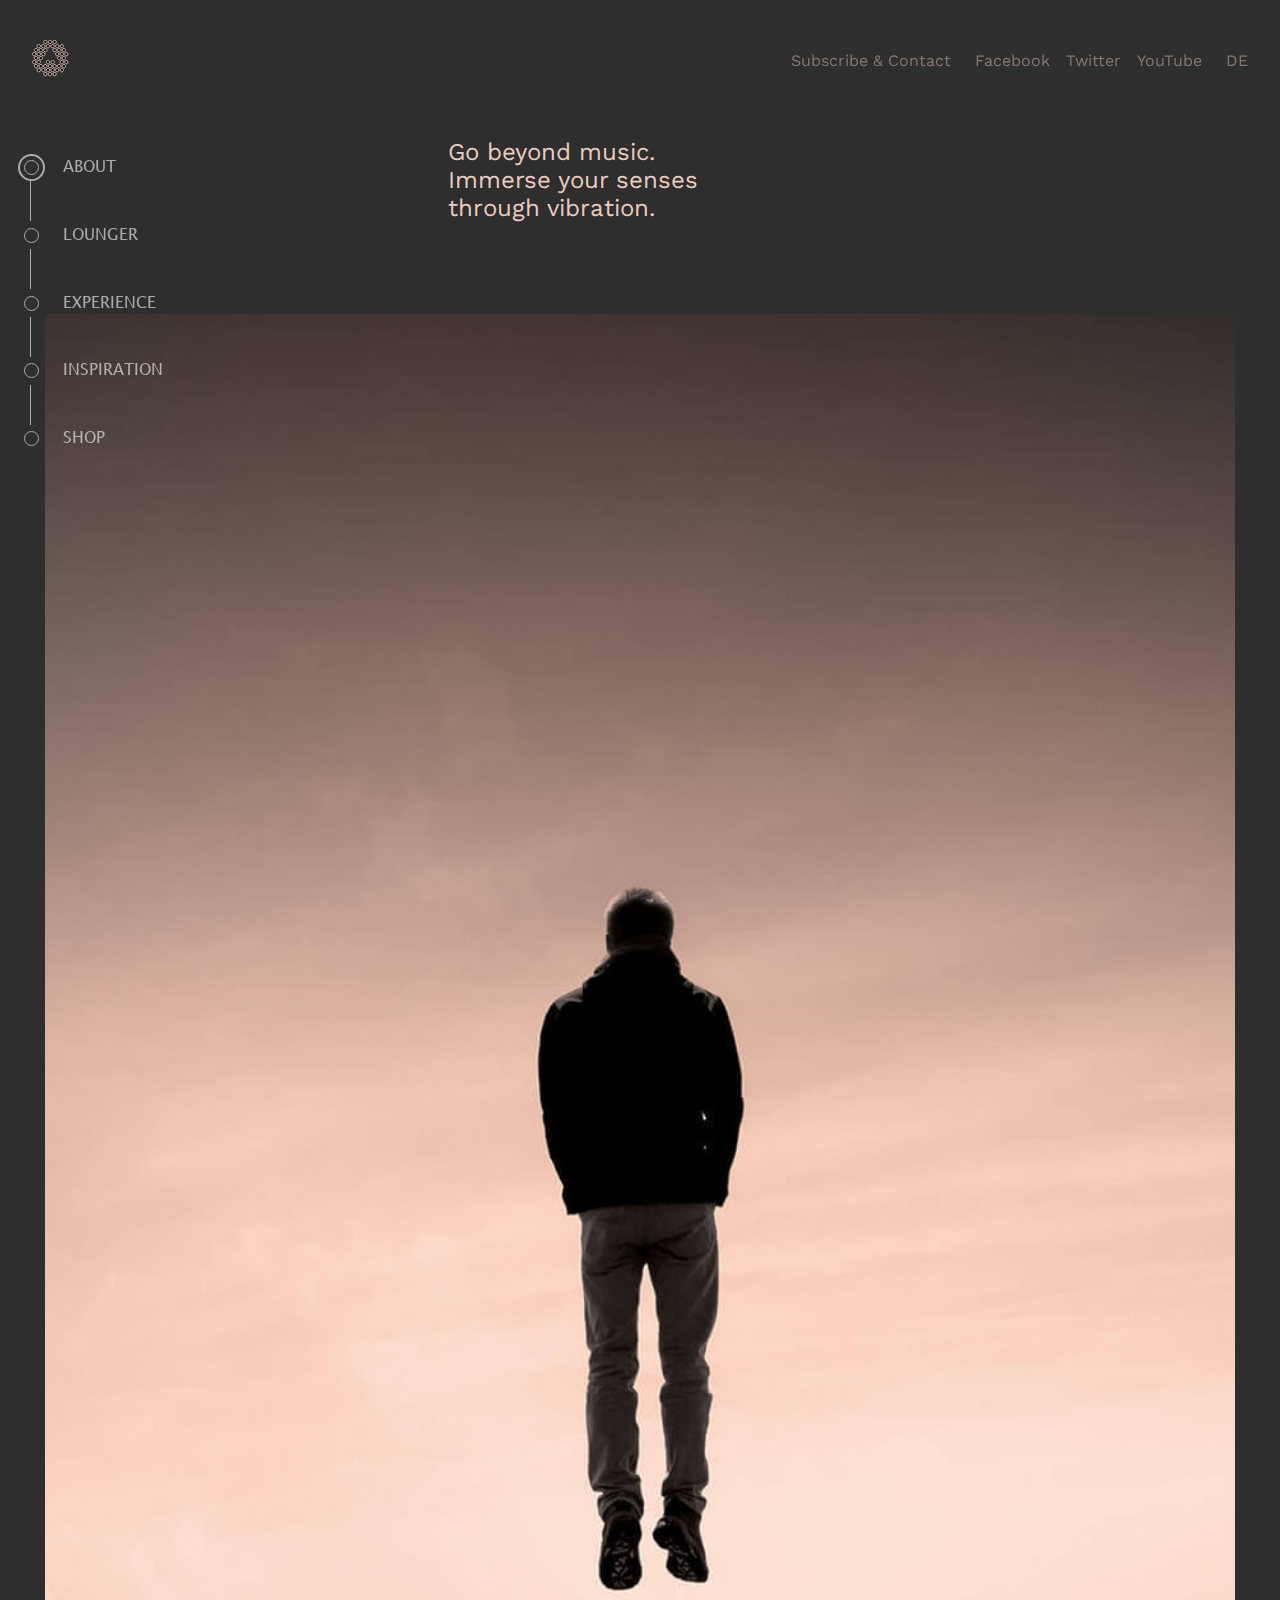
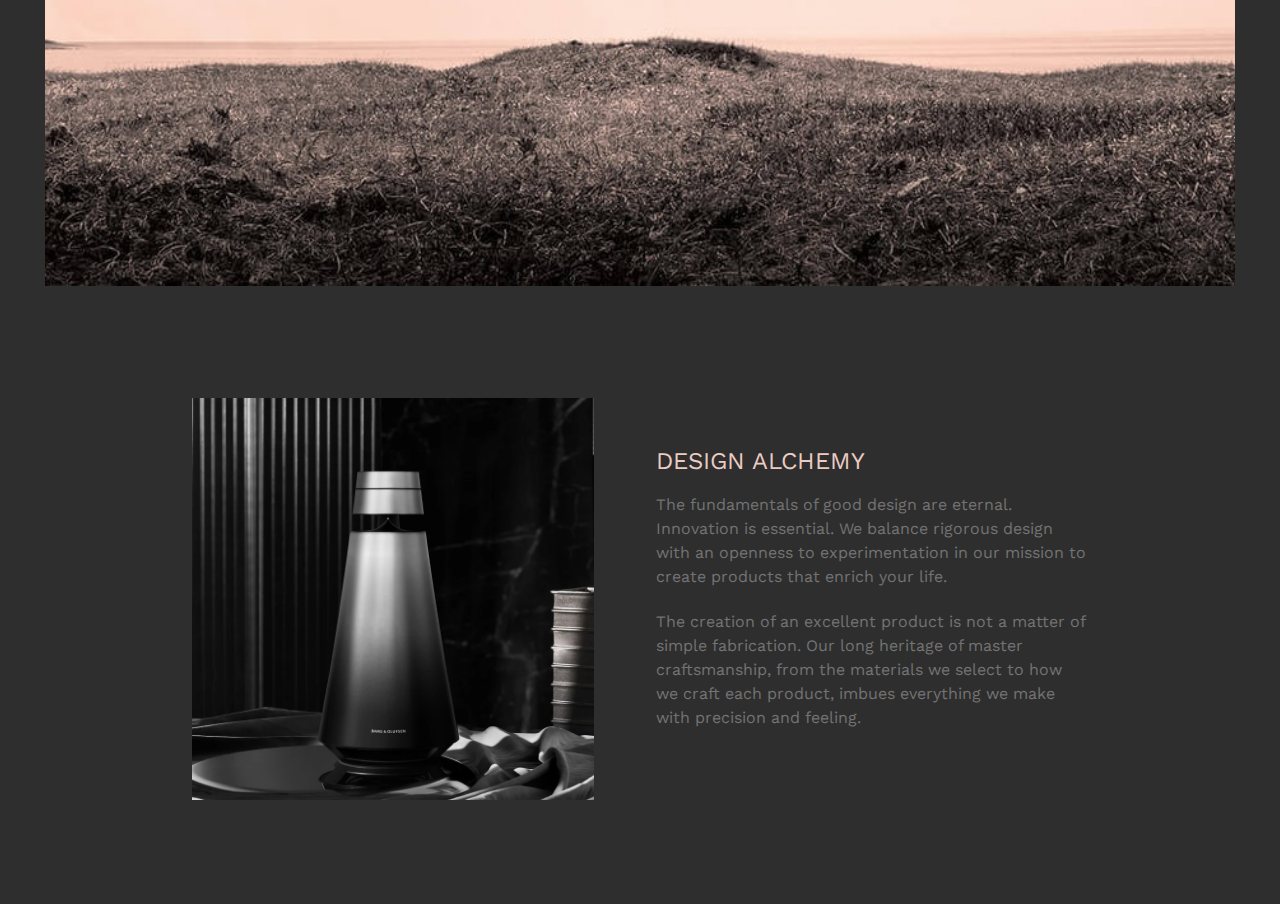
<file: index.html>
<!DOCTYPE html>
<html lang="en">
  <head>
    <meta charset="UTF-8" />
    <meta
      name="viewport"
      content="width=device-width, initial-scale=1.0" />
    <link
      rel="stylesheet"
      href="./styles.css" />
    <title>Headphones</title>
  </head>
  <body>
    <div class="wrapper">
      <header>
        <svg>
          <g
            stroke="none"
            stroke-width="1"
            fill=""
            fill-rule="evenodd">
            <g stroke="#EBCCC2">
              <g>
                <g>
                  <path
                    d="M7.08082564,10.1882414 C7.08082564,9.272766 7.82148783,8.52824621 8.73185047,8.52824621 C9.64221312,8.52824621 10.3826906,9.272766 10.3826906,10.1882414 C10.3826906,11.1033455 9.64221312,11.8478653 8.73185047,11.8478653 C7.82148783,11.8478653 7.08082564,11.1033455 7.08082564,10.1882414 Z M15.012097,10.1882414 C15.012097,11.1033455 14.2714349,11.8478653 13.3610722,11.8478653 C12.4505249,11.8478653 11.7098627,11.1033455 11.7098627,10.1882414 C11.7098627,9.272766 12.4505249,8.52824621 13.3610722,8.52824621 C14.2714349,8.52824621 15.012097,9.272766 15.012097,10.1882414 Z M24.2705959,10.1882414 C24.2705959,11.1033455 23.5297491,11.8478653 22.6195711,11.8478653 C21.7092085,11.8478653 20.9687309,11.1033455 20.9687309,10.1882414 C20.9687309,9.272766 21.7092085,8.52824621 22.6195711,8.52824621 C23.5297491,8.52824621 24.2705959,9.272766 24.2705959,10.1882414 Z M25.5978234,10.1882414 C25.5978234,9.272766 26.3386703,8.52824621 27.2488482,8.52824621 C28.1592109,8.52824621 28.8996884,9.272766 28.8996884,10.1882414 C28.8996884,11.1033455 28.1592109,11.8478653 27.2488482,11.8478653 C26.3386703,11.8478653 25.5978234,11.1033455 25.5978234,10.1882414 Z M30.2272483,10.1882414 C30.2272483,9.272766 30.9677258,8.52824621 31.8779038,8.52824621 C32.7882664,8.52824621 33.5291133,9.272766 33.5291133,10.1882414 C33.5291133,11.1033455 32.7882664,11.8478653 31.8779038,11.8478653 C30.9677258,11.8478653 30.2272483,11.1033455 30.2272483,10.1882414 Z M33.5290948,18.175671 C33.5290948,19.0907751 32.788248,19.8352949 31.87807,19.8352949 C30.9677073,19.8352949 30.2272298,19.0907751 30.2272298,18.175671 C30.2272298,17.2605669 30.9677073,16.5160471 31.87807,16.5160471 C32.788248,16.5160471 33.5290948,17.2605669 33.5290948,18.175671 Z M6.70321904,7.88069403 C5.79267173,7.88069403 5.05182489,7.13635985 5.05182489,6.22144135 C5.05182489,5.305966 5.79267173,4.56126058 6.70321904,4.56126058 C7.61358168,4.56126058 8.35424386,5.305966 8.35424386,6.22144135 C8.35424386,7.13635985 7.61358168,7.88069403 6.70321904,7.88069403 Z M4.03146163,11.8479395 C3.12109899,11.8479395 2.38043681,11.1032341 2.38043681,10.1883156 C2.38043681,9.27284025 3.12109899,8.52813483 4.03146163,8.52813483 C4.94163962,8.52813483 5.68211715,9.27284025 5.68211715,10.1883156 C5.68211715,11.1032341 4.94163962,11.8479395 4.03146163,11.8479395 Z M2.38036294,18.175671 C2.38036294,17.2605669 3.12102513,16.5160471 4.03138777,16.5160471 C4.94175042,16.5160471 5.68222794,17.2605669 5.68222794,18.175671 C5.68222794,19.0907751 4.94175042,19.8352949 4.03138777,19.8352949 C3.12102513,19.8352949 2.38036294,19.0907751 2.38036294,18.175671 Z M11.3326439,7.88069403 C10.4217273,7.88069403 9.68088045,7.13635985 9.68088045,6.22144135 C9.68088045,5.305966 10.4217273,4.56126058 11.3326439,4.56126058 C12.2430065,4.56126058 12.9836687,5.305966 12.9836687,6.22144135 C12.9836687,7.13635985 12.2430065,7.88069403 11.3326439,7.88069403 Z M14.3102499,6.22134854 C14.3102499,5.30587319 15.0512814,4.56135339 15.9620134,4.56135339 C16.872376,4.56135339 17.6128535,5.30587319 17.6128535,6.22134854 C17.6128535,7.13645266 16.872376,7.88060122 15.9620134,7.88060122 C15.0512814,7.88060122 14.3102499,7.13645266 14.3102499,6.22134854 Z M18.9393239,6.22134854 C18.9393239,5.30587319 19.6803554,4.56135339 20.5910874,4.56135339 C21.50145,4.56135339 22.2422969,5.30587319 22.2422969,6.22134854 C22.2422969,7.13645266 21.50145,7.88060122 20.5910874,7.88060122 C19.6803554,7.88060122 18.9393239,7.13645266 18.9393239,6.22134854 Z M23.5691181,6.22134854 C23.5691181,5.30587319 24.309965,4.56135339 25.2205123,4.56135339 C26.1308749,4.56135339 26.8713524,5.30587319 26.8713524,6.22134854 C26.8713524,7.13645266 26.1308749,7.88060122 25.2205123,7.88060122 C24.309965,7.88060122 23.5691181,7.13645266 23.5691181,6.22134854 Z M29.8496417,7.88069403 C28.9387251,7.88069403 28.1978782,7.13635985 28.1978782,6.22144135 C28.1978782,5.305966 28.9387251,4.56126058 29.8496417,4.56126058 C30.7600043,4.56126058 31.5006665,5.305966 31.5006665,6.22144135 C31.5006665,7.13635985 30.7600043,7.88069403 29.8496417,7.88069403 Z M10.3826722,18.175671 C10.3826722,19.0907751 9.64219465,19.8352949 8.73201666,19.8352949 C7.82146936,19.8352949 7.08080718,19.0907751 7.08080718,18.175671 C7.08080718,17.2605669 7.82146936,16.5160471 8.73201666,16.5160471 C9.64219465,16.5160471 10.3826722,17.2605669 10.3826722,18.175671 Z M27.2489221,19.8353878 C26.3385595,19.8353878 25.5978973,19.0906823 25.5978973,18.1757638 C25.5978973,17.2606597 26.3385595,16.5159543 27.2489221,16.5159543 C28.1592848,16.5159543 28.8995776,17.2606597 28.8995776,18.1757638 C28.8995776,19.0906823 28.1592848,19.8353878 27.2489221,19.8353878 Z M6.70321904,15.8688476 C5.79267173,15.8688476 5.05182489,15.1241422 5.05182489,14.2092237 C5.05182489,13.2941196 5.79267173,12.5497854 6.70321904,12.5497854 C7.61358168,12.5497854 8.35424386,13.2941196 8.35424386,14.2092237 C8.35424386,15.1241422 7.61358168,15.8688476 6.70321904,15.8688476 Z M12.9837426,14.2091494 C12.9837426,15.1242536 12.2430804,15.8687734 11.3327178,15.8687734 C10.4218012,15.8687734 9.68076965,15.1242536 9.68076965,14.2091494 C9.68076965,13.2940453 10.4218012,12.5498968 11.3327178,12.5498968 C12.2430804,12.5498968 12.9837426,13.2940453 12.9837426,14.2091494 Z M26.8713155,14.2091494 C26.8713155,15.1242536 26.130838,15.8687734 25.22066,15.8687734 C24.309928,15.8687734 23.5690812,15.1242536 23.5690812,14.2091494 C23.5690812,13.2940453 24.309928,12.5498968 25.22066,12.5498968 C26.130838,12.5498968 26.8713155,13.2940453 26.8713155,14.2091494 Z M29.8496417,15.8688476 C28.9387251,15.8688476 28.1978782,15.1241422 28.1978782,14.2092237 C28.1978782,13.2941196 28.9387251,12.5497854 29.8496417,12.5497854 C30.7600043,12.5497854 31.5006665,13.2941196 31.5006665,14.2092237 C31.5006665,15.1241422 30.7600043,15.8688476 29.8496417,15.8688476 Z M10.3826722,26.1634905 C10.3826722,27.0785946 9.64219465,27.8231144 8.73201666,27.8231144 C7.82146936,27.8231144 7.08080718,27.0785946 7.08080718,26.1634905 C7.08080718,25.2483864 7.82146936,24.5038666 8.73201666,24.5038666 C9.64219465,24.5038666 10.3826722,25.2483864 10.3826722,26.1634905 Z M13.3609984,27.8231887 C12.4506357,27.8231887 11.7099735,27.0784832 11.7099735,26.1635647 C11.7099735,25.2484606 12.4506357,24.5037552 13.3609984,24.5037552 C14.271361,24.5037552 15.0120232,25.2484606 15.0120232,26.1635647 C15.0120232,27.0784832 14.271361,27.8231887 13.3609984,27.8231887 Z M17.9904232,27.8231887 C17.0800606,27.8231887 16.3393984,27.0784832 16.3393984,26.1635647 C16.3393984,25.2484606 17.0800606,24.5037552 17.9904232,24.5037552 C18.9007859,24.5037552 19.6410787,25.2484606 19.6410787,26.1635647 C19.6410787,27.0784832 18.9007859,27.8231887 17.9904232,27.8231887 Z M22.6194972,27.8231887 C21.7091346,27.8231887 20.9688417,27.0784832 20.9688417,26.1635647 C20.9688417,25.2484606 21.7091346,24.5037552 22.6194972,24.5037552 C23.5298599,24.5037552 24.2705221,25.2484606 24.2705221,26.1635647 C24.2705221,27.0784832 23.5298599,27.8231887 22.6194972,27.8231887 Z M28.8996515,26.1634905 C28.8996515,27.0785946 28.159174,27.8231144 27.248996,27.8231144 C26.3386333,27.8231144 25.5977865,27.0785946 25.5977865,26.1634905 C25.5977865,25.2483864 26.3386333,24.5038666 27.248996,24.5038666 C28.159174,24.5038666 28.8996515,25.2483864 28.8996515,26.1634905 Z M31.8779961,24.5037738 C32.7883588,24.5037738 33.529021,25.2484792 33.529021,26.1633977 C33.529021,27.0785018 32.7883588,27.8232072 31.8779961,27.8232072 C30.9676335,27.8232072 30.2273406,27.0785018 30.2273406,26.1633977 C30.2273406,25.2484792 30.9676335,24.5037738 31.8779961,24.5037738 Z M6.70321904,23.8562958 C5.79267173,23.8562958 5.05182489,23.1119617 5.05182489,22.1970432 C5.05182489,21.2815678 5.79267173,20.5368624 6.70321904,20.5368624 C7.61358168,20.5368624 8.35424386,21.2815678 8.35424386,22.1970432 C8.35424386,23.1119617 7.61358168,23.8562958 6.70321904,23.8562958 Z M2.16505202,15.8688476 C1.25487404,15.8688476 0.514396509,15.1241422 0.514396509,14.2092237 C0.514396509,13.2941196 1.25487404,12.5497854 2.16505202,12.5497854 C3.07541467,12.5497854 3.81607685,13.2941196 3.81607685,14.2092237 C3.81607685,15.1241422 3.07541467,15.8688476 2.16505202,15.8688476 Z M3.81615071,22.1969504 C3.81615071,23.1120545 3.07548853,23.856203 2.16512588,23.856203 C1.25476324,23.856203 0.514285714,23.1120545 0.514285714,22.1969504 C0.514285714,21.281475 1.25476324,20.5369552 2.16512588,20.5369552 C3.07548853,20.5369552 3.81615071,21.281475 3.81615071,22.1969504 Z M5.68219101,26.1634905 C5.68219101,27.0785946 4.94171348,27.8231144 4.0315355,27.8231144 C3.1209882,27.8231144 2.38032601,27.0785946 2.38032601,26.1634905 C2.38032601,25.2483864 3.1209882,24.5038666 4.0315355,24.5038666 C4.94171348,24.5038666 5.68219101,25.2483864 5.68219101,26.1634905 Z M17.6128166,22.1969504 C17.6128166,23.1120545 16.8723391,23.856203 15.9621611,23.856203 C15.0512445,23.856203 14.310213,23.1120545 14.310213,22.1969504 C14.310213,21.281475 15.0512445,20.5369552 15.9621611,20.5369552 C16.8723391,20.5369552 17.6128166,21.281475 17.6128166,22.1969504 Z M22.2422415,22.1969504 C22.2422415,23.1120545 21.5013946,23.856203 20.5912167,23.856203 C19.6803,23.856203 18.9392685,23.1120545 18.9392685,22.1969504 C18.9392685,21.281475 19.6803,20.5369552 20.5912167,20.5369552 C21.5013946,20.5369552 22.2422415,21.281475 22.2422415,22.1969504 Z M29.8496417,23.8562958 C28.9387251,23.8562958 28.1978782,23.1119617 28.1978782,22.1970432 C28.1978782,21.2815678 28.9387251,20.5368624 29.8496417,20.5368624 C30.7600043,20.5368624 31.5006665,21.2815678 31.5006665,22.1970432 C31.5006665,23.1119617 30.7600043,23.8562958 29.8496417,23.8562958 Z M34.3492337,20.5368995 C35.2595963,20.5368995 35.9998892,21.2816049 35.9998892,22.1968947 C35.9998892,23.1119988 35.2595963,23.856333 34.3492337,23.856333 C33.438871,23.856333 32.6982089,23.1119988 32.6982089,22.1968947 C32.6982089,21.2816049 33.438871,20.5368995 34.3492337,20.5368995 Z M13.3609984,3.58061422 C12.4506357,3.58061422 11.7099735,2.8359088 11.7099735,1.9209903 C11.7099735,1.00588619 12.4506357,0.261552007 13.3609984,0.261552007 C14.271361,0.261552007 15.0120232,1.00588619 15.0120232,1.9209903 C15.0120232,2.8359088 14.271361,3.58061422 13.3609984,3.58061422 Z M32.698135,14.2091494 C32.698135,13.2940453 33.4389818,12.5498968 34.3491598,12.5498968 C35.2595225,12.5498968 36,13.2940453 36,14.2091494 C36,15.1242536 35.2595225,15.8687734 34.3491598,15.8687734 C33.4389818,15.8687734 32.698135,15.1242536 32.698135,14.2091494 Z M13.3609984,32.4915747 C14.271361,32.4915747 15.0120232,33.2362801 15.0120232,34.1511986 C15.0120232,35.0663027 14.271361,35.8110081 13.3609984,35.8110081 C12.4506357,35.8110081 11.7099735,35.0663027 11.7099735,34.1511986 C11.7099735,33.2362801 12.4506357,32.4915747 13.3609984,32.4915747 Z M17.9904232,32.4915747 C18.9007859,32.4915747 19.6410787,33.2362801 19.6410787,34.1511986 C19.6410787,35.0663027 18.9007859,35.8110081 17.9904232,35.8110081 C17.0800606,35.8110081 16.3393984,35.0663027 16.3393984,34.1511986 C16.3393984,33.2362801 17.0800606,32.4915747 17.9904232,32.4915747 Z M22.6194972,32.4915747 C23.5298599,32.4915747 24.2705221,33.2362801 24.2705221,34.1511986 C24.2705221,35.0663027 23.5298599,35.8110081 22.6194972,35.8110081 C21.7091346,35.8110081 20.9688417,35.0663027 20.9688417,34.1511986 C20.9688417,33.2362801 21.7091346,32.4915747 22.6194972,32.4915747 Z M17.9904232,3.58061422 C17.0800606,3.58061422 16.3393984,2.8359088 16.3393984,1.9209903 C16.3393984,1.00588619 17.0800606,0.261552007 17.9904232,0.261552007 C18.9007859,0.261552007 19.6410787,1.00588619 19.6410787,1.9209903 C19.6410787,2.8359088 18.9007859,3.58061422 17.9904232,3.58061422 Z M22.6194972,3.58061422 C21.7091346,3.58061422 20.9688417,2.8359088 20.9688417,1.9209903 C20.9688417,1.00588619 21.7091346,0.261552007 22.6194972,0.261552007 C23.5298599,0.261552007 24.2705221,1.00588619 24.2705221,1.9209903 C24.2705221,2.8359088 23.5298599,3.58061422 22.6194972,3.58061422 Z M6.70321904,28.5247004 C7.61358168,28.5247004 8.35424386,29.2694058 8.35424386,30.1843243 C8.35424386,31.0994285 7.61358168,31.8441339 6.70321904,31.8441339 C5.79267173,31.8441339 5.05182489,31.0994285 5.05182489,30.1843243 C5.05182489,29.2694058 5.79267173,28.5247004 6.70321904,28.5247004 Z M12.9837426,30.1843986 C12.9837426,31.0995027 12.2430804,31.8440225 11.3327178,31.8440225 C10.4218012,31.8440225 9.68076965,31.0995027 9.68076965,30.1843986 C9.68076965,29.2692945 10.4218012,28.5247747 11.3327178,28.5247747 C12.2430804,28.5247747 12.9837426,29.2692945 12.9837426,30.1843986 Z M17.6128166,30.1843986 C17.6128166,31.0995027 16.8723391,31.8440225 15.9621611,31.8440225 C15.0512445,31.8440225 14.310213,31.0995027 14.310213,30.1843986 C14.310213,29.2692945 15.0512445,28.5247747 15.9621611,28.5247747 C16.8723391,28.5247747 17.6128166,29.2692945 17.6128166,30.1843986 Z M22.2422415,30.1843986 C22.2422415,31.0995027 21.5013946,31.8440225 20.5912167,31.8440225 C19.6803,31.8440225 18.9392685,31.0995027 18.9392685,30.1843986 C18.9392685,29.2692945 19.6803,28.5247747 20.5912167,28.5247747 C21.5013946,28.5247747 22.2422415,29.2692945 22.2422415,30.1843986 Z M25.2205677,28.5247004 C26.1309303,28.5247004 26.8712232,29.2694058 26.8712232,30.1843243 C26.8712232,31.0994285 26.1309303,31.8441339 25.2205677,31.8441339 C24.3098357,31.8441339 23.5691735,31.0994285 23.5691735,30.1843243 C23.5691735,29.2694058 24.3098357,28.5247004 25.2205677,28.5247004 Z M29.8496417,28.5247004 C30.7600043,28.5247004 31.5006665,29.2694058 31.5006665,30.1843243 C31.5006665,31.0994285 30.7600043,31.8441339 29.8496417,31.8441339 C28.9387251,31.8441339 28.1978782,31.0994285 28.1978782,30.1843243 C28.1978782,29.2694058 28.9387251,28.5247004 29.8496417,28.5247004 Z"></path>
                </g>
              </g>
            </g>
          </g>
        </svg>
        <nav class="links-nav">
          <a href="#">Subscribe & Contact</a>
          <div>
            <a href="#">Facebook</a>
            <a href="#">Twitter</a>
            <a href="#">YouTube</a>
          </div>
          <a href="#">DE</a>
        </nav>
      </header>
      <main>
        <aside class="links-aside">
          <nav>
            <div>
              <div class="circle"></div>
              <a href="#">About</a>
            </div>
            <div class="line"></div>
            <div>
              <div class="circle cirlce-no-outline"></div>
              <a href="#">Lounger</a>
            </div>
            <div class="line"></div>
            <div>
              <div class="circle cirlce-no-outline"></div>
              <a href="#">Experience</a>
            </div>
            <div class="line"></div>
            <div>
              <div class="circle cirlce-no-outline"></div>
              <a href="#">Inspiration</a>
            </div>
            <div class="line"></div>
            <div>
              <div class="circle cirlce-no-outline"></div>
              <a href="#">Shop</a>
            </div>
          </nav>
        </aside>
        <h1>Go beyond music. Immerse your senses through vibration.</h1>
        <img
          src="./assets/images/section-about-1.jpg"
          alt="Jumping Man on a Rock" />
        <div class="grid-container">
          <img
            src="./assets/images/BS1_NYC_Home.webp"
            alt="" />
          <div>
            <h2>DESIGN ALCHEMY</h2>
            <p>
              The fundamentals of good design are eternal. Innovation is
              essential. We balance rigorous design with an openness to
              experimentation in our mission to create products that enrich your
              life.
            </p>
            <p>
              The creation of an excellent product is not a matter of simple
              fabrication. Our long heritage of master craftsmanship, from the
              materials we select to how we craft each product, imbues
              everything we make with precision and feeling.
            </p>
          </div>
        </div>
      </main>
    </div>
  </body>
</html>
</file>
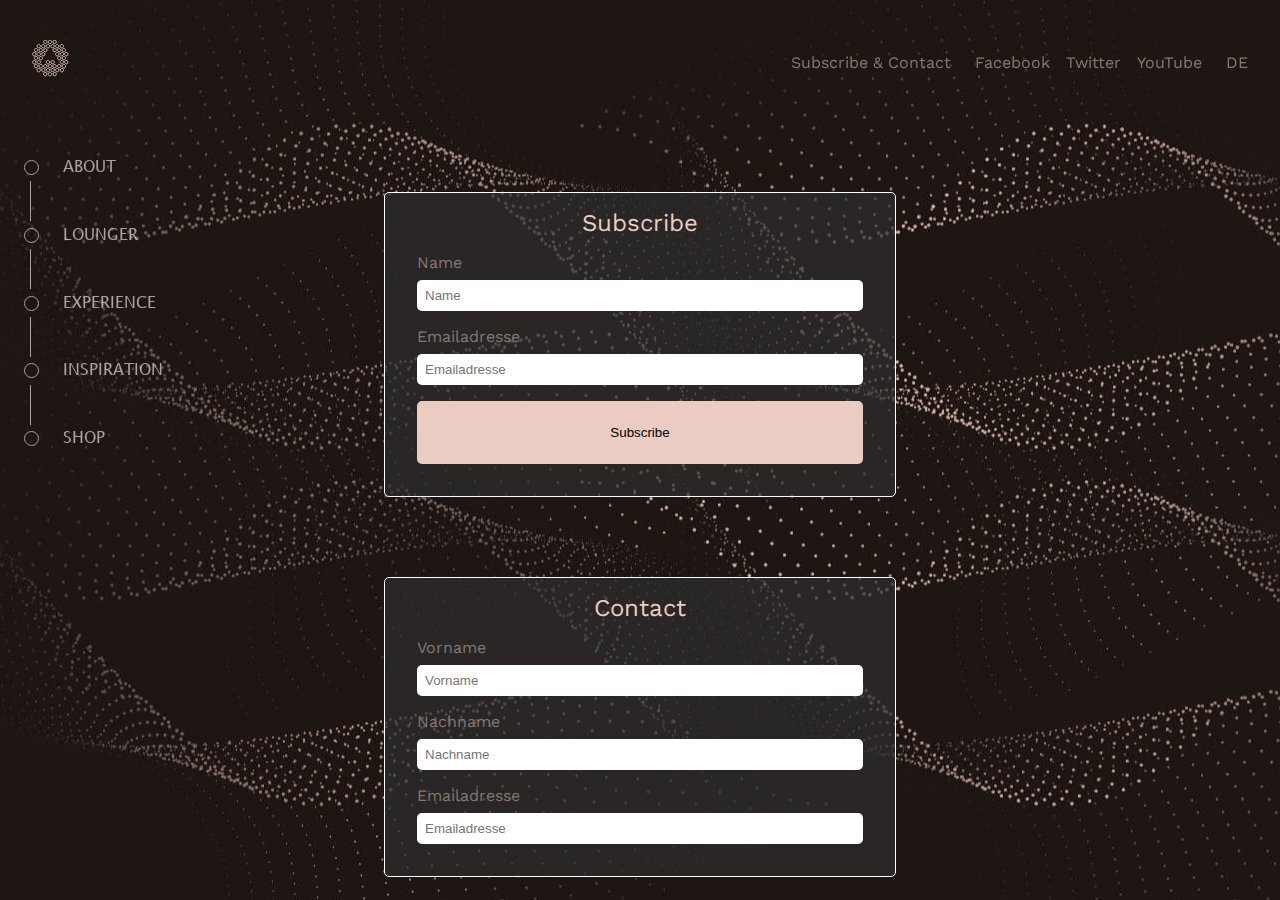
<file: pages/contact/contact.html>
<!DOCTYPE html>
<html lang="en">
  <head>
    <meta charset="UTF-8" />
    <meta
      name="viewport"
      content="width=device-width, initial-scale=1.0" />
    <link
      rel="stylesheet"
      href="./styles.css" />
    <title>About</title>
  </head>
  <body>
    <div class="wrapper">
      <header>
        <a href="../../index.html">
          <svg>
            <g
              stroke="none"
              stroke-width="1"
              fill=""
              fill-rule="evenodd">
              <g stroke="#EBCCC2">
                <g>
                  <g>
                    <path
                      d="M7.08082564,10.1882414 C7.08082564,9.272766 7.82148783,8.52824621 8.73185047,8.52824621 C9.64221312,8.52824621 10.3826906,9.272766 10.3826906,10.1882414 C10.3826906,11.1033455 9.64221312,11.8478653 8.73185047,11.8478653 C7.82148783,11.8478653 7.08082564,11.1033455 7.08082564,10.1882414 Z M15.012097,10.1882414 C15.012097,11.1033455 14.2714349,11.8478653 13.3610722,11.8478653 C12.4505249,11.8478653 11.7098627,11.1033455 11.7098627,10.1882414 C11.7098627,9.272766 12.4505249,8.52824621 13.3610722,8.52824621 C14.2714349,8.52824621 15.012097,9.272766 15.012097,10.1882414 Z M24.2705959,10.1882414 C24.2705959,11.1033455 23.5297491,11.8478653 22.6195711,11.8478653 C21.7092085,11.8478653 20.9687309,11.1033455 20.9687309,10.1882414 C20.9687309,9.272766 21.7092085,8.52824621 22.6195711,8.52824621 C23.5297491,8.52824621 24.2705959,9.272766 24.2705959,10.1882414 Z M25.5978234,10.1882414 C25.5978234,9.272766 26.3386703,8.52824621 27.2488482,8.52824621 C28.1592109,8.52824621 28.8996884,9.272766 28.8996884,10.1882414 C28.8996884,11.1033455 28.1592109,11.8478653 27.2488482,11.8478653 C26.3386703,11.8478653 25.5978234,11.1033455 25.5978234,10.1882414 Z M30.2272483,10.1882414 C30.2272483,9.272766 30.9677258,8.52824621 31.8779038,8.52824621 C32.7882664,8.52824621 33.5291133,9.272766 33.5291133,10.1882414 C33.5291133,11.1033455 32.7882664,11.8478653 31.8779038,11.8478653 C30.9677258,11.8478653 30.2272483,11.1033455 30.2272483,10.1882414 Z M33.5290948,18.175671 C33.5290948,19.0907751 32.788248,19.8352949 31.87807,19.8352949 C30.9677073,19.8352949 30.2272298,19.0907751 30.2272298,18.175671 C30.2272298,17.2605669 30.9677073,16.5160471 31.87807,16.5160471 C32.788248,16.5160471 33.5290948,17.2605669 33.5290948,18.175671 Z M6.70321904,7.88069403 C5.79267173,7.88069403 5.05182489,7.13635985 5.05182489,6.22144135 C5.05182489,5.305966 5.79267173,4.56126058 6.70321904,4.56126058 C7.61358168,4.56126058 8.35424386,5.305966 8.35424386,6.22144135 C8.35424386,7.13635985 7.61358168,7.88069403 6.70321904,7.88069403 Z M4.03146163,11.8479395 C3.12109899,11.8479395 2.38043681,11.1032341 2.38043681,10.1883156 C2.38043681,9.27284025 3.12109899,8.52813483 4.03146163,8.52813483 C4.94163962,8.52813483 5.68211715,9.27284025 5.68211715,10.1883156 C5.68211715,11.1032341 4.94163962,11.8479395 4.03146163,11.8479395 Z M2.38036294,18.175671 C2.38036294,17.2605669 3.12102513,16.5160471 4.03138777,16.5160471 C4.94175042,16.5160471 5.68222794,17.2605669 5.68222794,18.175671 C5.68222794,19.0907751 4.94175042,19.8352949 4.03138777,19.8352949 C3.12102513,19.8352949 2.38036294,19.0907751 2.38036294,18.175671 Z M11.3326439,7.88069403 C10.4217273,7.88069403 9.68088045,7.13635985 9.68088045,6.22144135 C9.68088045,5.305966 10.4217273,4.56126058 11.3326439,4.56126058 C12.2430065,4.56126058 12.9836687,5.305966 12.9836687,6.22144135 C12.9836687,7.13635985 12.2430065,7.88069403 11.3326439,7.88069403 Z M14.3102499,6.22134854 C14.3102499,5.30587319 15.0512814,4.56135339 15.9620134,4.56135339 C16.872376,4.56135339 17.6128535,5.30587319 17.6128535,6.22134854 C17.6128535,7.13645266 16.872376,7.88060122 15.9620134,7.88060122 C15.0512814,7.88060122 14.3102499,7.13645266 14.3102499,6.22134854 Z M18.9393239,6.22134854 C18.9393239,5.30587319 19.6803554,4.56135339 20.5910874,4.56135339 C21.50145,4.56135339 22.2422969,5.30587319 22.2422969,6.22134854 C22.2422969,7.13645266 21.50145,7.88060122 20.5910874,7.88060122 C19.6803554,7.88060122 18.9393239,7.13645266 18.9393239,6.22134854 Z M23.5691181,6.22134854 C23.5691181,5.30587319 24.309965,4.56135339 25.2205123,4.56135339 C26.1308749,4.56135339 26.8713524,5.30587319 26.8713524,6.22134854 C26.8713524,7.13645266 26.1308749,7.88060122 25.2205123,7.88060122 C24.309965,7.88060122 23.5691181,7.13645266 23.5691181,6.22134854 Z M29.8496417,7.88069403 C28.9387251,7.88069403 28.1978782,7.13635985 28.1978782,6.22144135 C28.1978782,5.305966 28.9387251,4.56126058 29.8496417,4.56126058 C30.7600043,4.56126058 31.5006665,5.305966 31.5006665,6.22144135 C31.5006665,7.13635985 30.7600043,7.88069403 29.8496417,7.88069403 Z M10.3826722,18.175671 C10.3826722,19.0907751 9.64219465,19.8352949 8.73201666,19.8352949 C7.82146936,19.8352949 7.08080718,19.0907751 7.08080718,18.175671 C7.08080718,17.2605669 7.82146936,16.5160471 8.73201666,16.5160471 C9.64219465,16.5160471 10.3826722,17.2605669 10.3826722,18.175671 Z M27.2489221,19.8353878 C26.3385595,19.8353878 25.5978973,19.0906823 25.5978973,18.1757638 C25.5978973,17.2606597 26.3385595,16.5159543 27.2489221,16.5159543 C28.1592848,16.5159543 28.8995776,17.2606597 28.8995776,18.1757638 C28.8995776,19.0906823 28.1592848,19.8353878 27.2489221,19.8353878 Z M6.70321904,15.8688476 C5.79267173,15.8688476 5.05182489,15.1241422 5.05182489,14.2092237 C5.05182489,13.2941196 5.79267173,12.5497854 6.70321904,12.5497854 C7.61358168,12.5497854 8.35424386,13.2941196 8.35424386,14.2092237 C8.35424386,15.1241422 7.61358168,15.8688476 6.70321904,15.8688476 Z M12.9837426,14.2091494 C12.9837426,15.1242536 12.2430804,15.8687734 11.3327178,15.8687734 C10.4218012,15.8687734 9.68076965,15.1242536 9.68076965,14.2091494 C9.68076965,13.2940453 10.4218012,12.5498968 11.3327178,12.5498968 C12.2430804,12.5498968 12.9837426,13.2940453 12.9837426,14.2091494 Z M26.8713155,14.2091494 C26.8713155,15.1242536 26.130838,15.8687734 25.22066,15.8687734 C24.309928,15.8687734 23.5690812,15.1242536 23.5690812,14.2091494 C23.5690812,13.2940453 24.309928,12.5498968 25.22066,12.5498968 C26.130838,12.5498968 26.8713155,13.2940453 26.8713155,14.2091494 Z M29.8496417,15.8688476 C28.9387251,15.8688476 28.1978782,15.1241422 28.1978782,14.2092237 C28.1978782,13.2941196 28.9387251,12.5497854 29.8496417,12.5497854 C30.7600043,12.5497854 31.5006665,13.2941196 31.5006665,14.2092237 C31.5006665,15.1241422 30.7600043,15.8688476 29.8496417,15.8688476 Z M10.3826722,26.1634905 C10.3826722,27.0785946 9.64219465,27.8231144 8.73201666,27.8231144 C7.82146936,27.8231144 7.08080718,27.0785946 7.08080718,26.1634905 C7.08080718,25.2483864 7.82146936,24.5038666 8.73201666,24.5038666 C9.64219465,24.5038666 10.3826722,25.2483864 10.3826722,26.1634905 Z M13.3609984,27.8231887 C12.4506357,27.8231887 11.7099735,27.0784832 11.7099735,26.1635647 C11.7099735,25.2484606 12.4506357,24.5037552 13.3609984,24.5037552 C14.271361,24.5037552 15.0120232,25.2484606 15.0120232,26.1635647 C15.0120232,27.0784832 14.271361,27.8231887 13.3609984,27.8231887 Z M17.9904232,27.8231887 C17.0800606,27.8231887 16.3393984,27.0784832 16.3393984,26.1635647 C16.3393984,25.2484606 17.0800606,24.5037552 17.9904232,24.5037552 C18.9007859,24.5037552 19.6410787,25.2484606 19.6410787,26.1635647 C19.6410787,27.0784832 18.9007859,27.8231887 17.9904232,27.8231887 Z M22.6194972,27.8231887 C21.7091346,27.8231887 20.9688417,27.0784832 20.9688417,26.1635647 C20.9688417,25.2484606 21.7091346,24.5037552 22.6194972,24.5037552 C23.5298599,24.5037552 24.2705221,25.2484606 24.2705221,26.1635647 C24.2705221,27.0784832 23.5298599,27.8231887 22.6194972,27.8231887 Z M28.8996515,26.1634905 C28.8996515,27.0785946 28.159174,27.8231144 27.248996,27.8231144 C26.3386333,27.8231144 25.5977865,27.0785946 25.5977865,26.1634905 C25.5977865,25.2483864 26.3386333,24.5038666 27.248996,24.5038666 C28.159174,24.5038666 28.8996515,25.2483864 28.8996515,26.1634905 Z M31.8779961,24.5037738 C32.7883588,24.5037738 33.529021,25.2484792 33.529021,26.1633977 C33.529021,27.0785018 32.7883588,27.8232072 31.8779961,27.8232072 C30.9676335,27.8232072 30.2273406,27.0785018 30.2273406,26.1633977 C30.2273406,25.2484792 30.9676335,24.5037738 31.8779961,24.5037738 Z M6.70321904,23.8562958 C5.79267173,23.8562958 5.05182489,23.1119617 5.05182489,22.1970432 C5.05182489,21.2815678 5.79267173,20.5368624 6.70321904,20.5368624 C7.61358168,20.5368624 8.35424386,21.2815678 8.35424386,22.1970432 C8.35424386,23.1119617 7.61358168,23.8562958 6.70321904,23.8562958 Z M2.16505202,15.8688476 C1.25487404,15.8688476 0.514396509,15.1241422 0.514396509,14.2092237 C0.514396509,13.2941196 1.25487404,12.5497854 2.16505202,12.5497854 C3.07541467,12.5497854 3.81607685,13.2941196 3.81607685,14.2092237 C3.81607685,15.1241422 3.07541467,15.8688476 2.16505202,15.8688476 Z M3.81615071,22.1969504 C3.81615071,23.1120545 3.07548853,23.856203 2.16512588,23.856203 C1.25476324,23.856203 0.514285714,23.1120545 0.514285714,22.1969504 C0.514285714,21.281475 1.25476324,20.5369552 2.16512588,20.5369552 C3.07548853,20.5369552 3.81615071,21.281475 3.81615071,22.1969504 Z M5.68219101,26.1634905 C5.68219101,27.0785946 4.94171348,27.8231144 4.0315355,27.8231144 C3.1209882,27.8231144 2.38032601,27.0785946 2.38032601,26.1634905 C2.38032601,25.2483864 3.1209882,24.5038666 4.0315355,24.5038666 C4.94171348,24.5038666 5.68219101,25.2483864 5.68219101,26.1634905 Z M17.6128166,22.1969504 C17.6128166,23.1120545 16.8723391,23.856203 15.9621611,23.856203 C15.0512445,23.856203 14.310213,23.1120545 14.310213,22.1969504 C14.310213,21.281475 15.0512445,20.5369552 15.9621611,20.5369552 C16.8723391,20.5369552 17.6128166,21.281475 17.6128166,22.1969504 Z M22.2422415,22.1969504 C22.2422415,23.1120545 21.5013946,23.856203 20.5912167,23.856203 C19.6803,23.856203 18.9392685,23.1120545 18.9392685,22.1969504 C18.9392685,21.281475 19.6803,20.5369552 20.5912167,20.5369552 C21.5013946,20.5369552 22.2422415,21.281475 22.2422415,22.1969504 Z M29.8496417,23.8562958 C28.9387251,23.8562958 28.1978782,23.1119617 28.1978782,22.1970432 C28.1978782,21.2815678 28.9387251,20.5368624 29.8496417,20.5368624 C30.7600043,20.5368624 31.5006665,21.2815678 31.5006665,22.1970432 C31.5006665,23.1119617 30.7600043,23.8562958 29.8496417,23.8562958 Z M34.3492337,20.5368995 C35.2595963,20.5368995 35.9998892,21.2816049 35.9998892,22.1968947 C35.9998892,23.1119988 35.2595963,23.856333 34.3492337,23.856333 C33.438871,23.856333 32.6982089,23.1119988 32.6982089,22.1968947 C32.6982089,21.2816049 33.438871,20.5368995 34.3492337,20.5368995 Z M13.3609984,3.58061422 C12.4506357,3.58061422 11.7099735,2.8359088 11.7099735,1.9209903 C11.7099735,1.00588619 12.4506357,0.261552007 13.3609984,0.261552007 C14.271361,0.261552007 15.0120232,1.00588619 15.0120232,1.9209903 C15.0120232,2.8359088 14.271361,3.58061422 13.3609984,3.58061422 Z M32.698135,14.2091494 C32.698135,13.2940453 33.4389818,12.5498968 34.3491598,12.5498968 C35.2595225,12.5498968 36,13.2940453 36,14.2091494 C36,15.1242536 35.2595225,15.8687734 34.3491598,15.8687734 C33.4389818,15.8687734 32.698135,15.1242536 32.698135,14.2091494 Z M13.3609984,32.4915747 C14.271361,32.4915747 15.0120232,33.2362801 15.0120232,34.1511986 C15.0120232,35.0663027 14.271361,35.8110081 13.3609984,35.8110081 C12.4506357,35.8110081 11.7099735,35.0663027 11.7099735,34.1511986 C11.7099735,33.2362801 12.4506357,32.4915747 13.3609984,32.4915747 Z M17.9904232,32.4915747 C18.9007859,32.4915747 19.6410787,33.2362801 19.6410787,34.1511986 C19.6410787,35.0663027 18.9007859,35.8110081 17.9904232,35.8110081 C17.0800606,35.8110081 16.3393984,35.0663027 16.3393984,34.1511986 C16.3393984,33.2362801 17.0800606,32.4915747 17.9904232,32.4915747 Z M22.6194972,32.4915747 C23.5298599,32.4915747 24.2705221,33.2362801 24.2705221,34.1511986 C24.2705221,35.0663027 23.5298599,35.8110081 22.6194972,35.8110081 C21.7091346,35.8110081 20.9688417,35.0663027 20.9688417,34.1511986 C20.9688417,33.2362801 21.7091346,32.4915747 22.6194972,32.4915747 Z M17.9904232,3.58061422 C17.0800606,3.58061422 16.3393984,2.8359088 16.3393984,1.9209903 C16.3393984,1.00588619 17.0800606,0.261552007 17.9904232,0.261552007 C18.9007859,0.261552007 19.6410787,1.00588619 19.6410787,1.9209903 C19.6410787,2.8359088 18.9007859,3.58061422 17.9904232,3.58061422 Z M22.6194972,3.58061422 C21.7091346,3.58061422 20.9688417,2.8359088 20.9688417,1.9209903 C20.9688417,1.00588619 21.7091346,0.261552007 22.6194972,0.261552007 C23.5298599,0.261552007 24.2705221,1.00588619 24.2705221,1.9209903 C24.2705221,2.8359088 23.5298599,3.58061422 22.6194972,3.58061422 Z M6.70321904,28.5247004 C7.61358168,28.5247004 8.35424386,29.2694058 8.35424386,30.1843243 C8.35424386,31.0994285 7.61358168,31.8441339 6.70321904,31.8441339 C5.79267173,31.8441339 5.05182489,31.0994285 5.05182489,30.1843243 C5.05182489,29.2694058 5.79267173,28.5247004 6.70321904,28.5247004 Z M12.9837426,30.1843986 C12.9837426,31.0995027 12.2430804,31.8440225 11.3327178,31.8440225 C10.4218012,31.8440225 9.68076965,31.0995027 9.68076965,30.1843986 C9.68076965,29.2692945 10.4218012,28.5247747 11.3327178,28.5247747 C12.2430804,28.5247747 12.9837426,29.2692945 12.9837426,30.1843986 Z M17.6128166,30.1843986 C17.6128166,31.0995027 16.8723391,31.8440225 15.9621611,31.8440225 C15.0512445,31.8440225 14.310213,31.0995027 14.310213,30.1843986 C14.310213,29.2692945 15.0512445,28.5247747 15.9621611,28.5247747 C16.8723391,28.5247747 17.6128166,29.2692945 17.6128166,30.1843986 Z M22.2422415,30.1843986 C22.2422415,31.0995027 21.5013946,31.8440225 20.5912167,31.8440225 C19.6803,31.8440225 18.9392685,31.0995027 18.9392685,30.1843986 C18.9392685,29.2692945 19.6803,28.5247747 20.5912167,28.5247747 C21.5013946,28.5247747 22.2422415,29.2692945 22.2422415,30.1843986 Z M25.2205677,28.5247004 C26.1309303,28.5247004 26.8712232,29.2694058 26.8712232,30.1843243 C26.8712232,31.0994285 26.1309303,31.8441339 25.2205677,31.8441339 C24.3098357,31.8441339 23.5691735,31.0994285 23.5691735,30.1843243 C23.5691735,29.2694058 24.3098357,28.5247004 25.2205677,28.5247004 Z M29.8496417,28.5247004 C30.7600043,28.5247004 31.5006665,29.2694058 31.5006665,30.1843243 C31.5006665,31.0994285 30.7600043,31.8441339 29.8496417,31.8441339 C28.9387251,31.8441339 28.1978782,31.0994285 28.1978782,30.1843243 C28.1978782,29.2694058 28.9387251,28.5247004 29.8496417,28.5247004 Z"></path>
                  </g>
                </g>
              </g>
            </g>
          </svg>
        </a>
        <nav class="links-nav">
          <a href="./contact.html">Subscribe & Contact</a>
          <div>
            <a href="#">Facebook</a>
            <a href="#">Twitter</a>
            <a href="#">YouTube</a>
          </div>
          <a href="#">DE</a>
        </nav>
      </header>
      <aside class="links-aside">
        <nav>
          <div>
            <div class="circle cirlce-no-outline"></div>
            <a href="../../index.html">About</a>
          </div>
          <div class="line"></div>
          <div>
            <div class="circle cirlce-no-outline"></div>
            <a href="../lounger/lounger.html">Lounger</a>
          </div>
          <div class="line"></div>
          <div>
            <div class="circle cirlce-no-outline"></div>
            <a href="../experience/experience.html">Experience</a>
          </div>
          <div class="line"></div>
          <div>
            <div class="circle cirlce-no-outline"></div>
            <a href="../inspiration/inspiration.html">Inspiration</a>
          </div>
          <div class="line"></div>
          <div>
            <div class="circle cirlce-no-outline"></div>
            <a href="../shop/shop.html">Shop</a>
          </div>
        </nav>
      </aside>
      <main>
        <form>
          <h2>Subscribe</h2>
          <div>
            <label for="name">Name</label>
            <input
              type="text"
              name="name"
              id="name"
              placeholder="Name" />
          </div>
          <div>
            <label for="email">Emailadresse</label>
            <input
              type="email"
              name="email"
              id="email"
              placeholder="Emailadresse" />
          </div>
          <input
            type="submit"
            value="Subscribe" />
        </form>
        <form>
          <h2>Contact</h2>
          <div>
            <label for="vorname">Vorname</label>
            <input
              type="text"
              name="vorname"
              id="vorname"
              placeholder="Vorname" />
          </div>
          <div>
            <label for="nachname">Nachname</label>
            <input
              type="text"
              name="nachname"
              id="nachname"
              placeholder="Nachname" />
          </div>
          <div>
            <label for="email">Emailadresse</label>
            <input
              type="email"
              name="email"
              id="email"
              placeholder="Emailadresse" />
          </div>
        </form>
      </main>
    </div>
  </body>
</html>
</file>
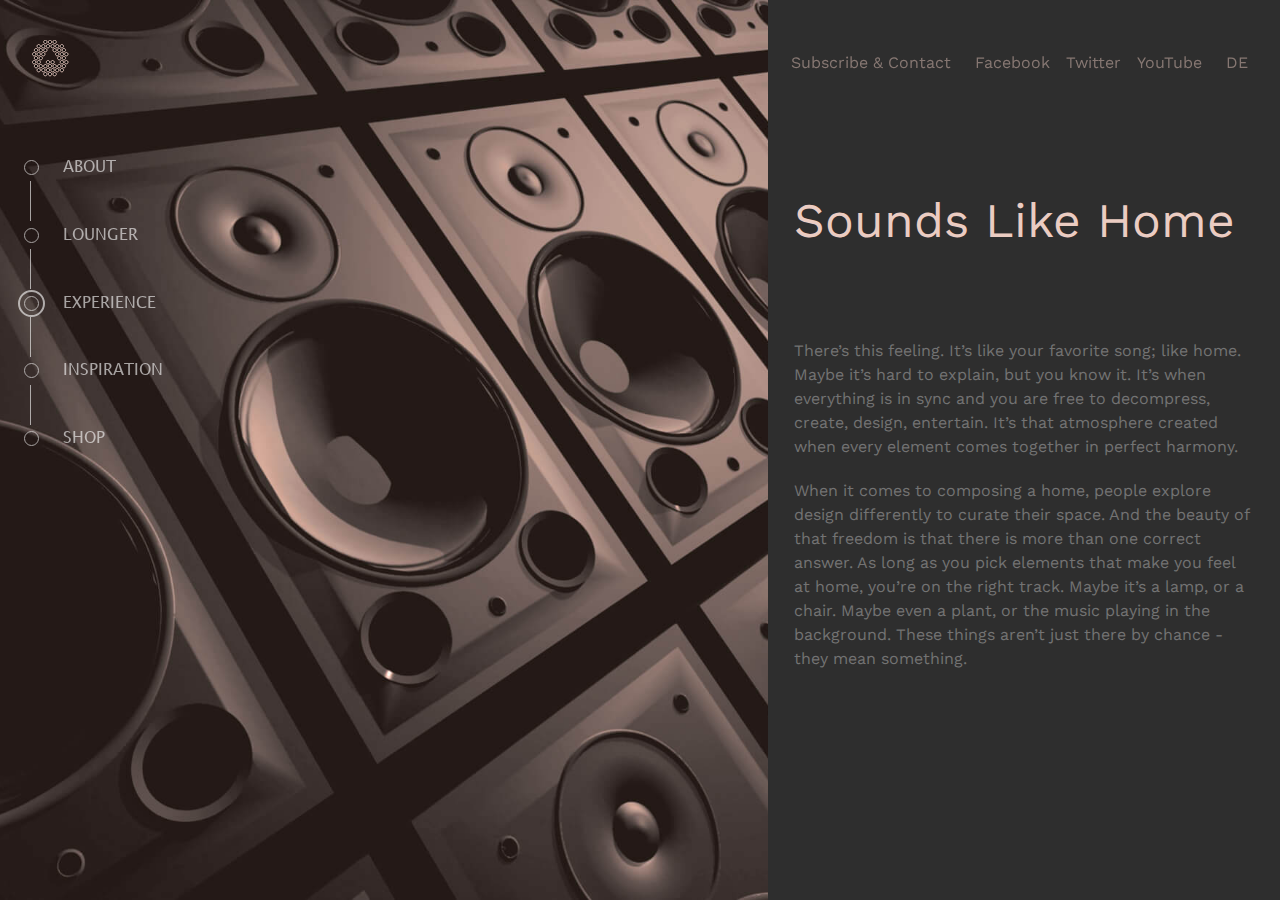
<file: pages/experience/experience.html>
<!DOCTYPE html>
<html lang="en">
  <head>
    <meta charset="UTF-8" />
    <meta
      name="viewport"
      content="width=device-width, initial-scale=1.0" />
    <link
      rel="stylesheet"
      href="./styles.css" />
    <title>Experience</title>
  </head>
  <body>
    <div class="wrapper">
      <header>
        <a href="../../index.html">
          <svg>
            <g
              stroke="none"
              stroke-width="1"
              fill=""
              fill-rule="evenodd">
              <g stroke="#EBCCC2">
                <g>
                  <g>
                    <path
                      d="M7.08082564,10.1882414 C7.08082564,9.272766 7.82148783,8.52824621 8.73185047,8.52824621 C9.64221312,8.52824621 10.3826906,9.272766 10.3826906,10.1882414 C10.3826906,11.1033455 9.64221312,11.8478653 8.73185047,11.8478653 C7.82148783,11.8478653 7.08082564,11.1033455 7.08082564,10.1882414 Z M15.012097,10.1882414 C15.012097,11.1033455 14.2714349,11.8478653 13.3610722,11.8478653 C12.4505249,11.8478653 11.7098627,11.1033455 11.7098627,10.1882414 C11.7098627,9.272766 12.4505249,8.52824621 13.3610722,8.52824621 C14.2714349,8.52824621 15.012097,9.272766 15.012097,10.1882414 Z M24.2705959,10.1882414 C24.2705959,11.1033455 23.5297491,11.8478653 22.6195711,11.8478653 C21.7092085,11.8478653 20.9687309,11.1033455 20.9687309,10.1882414 C20.9687309,9.272766 21.7092085,8.52824621 22.6195711,8.52824621 C23.5297491,8.52824621 24.2705959,9.272766 24.2705959,10.1882414 Z M25.5978234,10.1882414 C25.5978234,9.272766 26.3386703,8.52824621 27.2488482,8.52824621 C28.1592109,8.52824621 28.8996884,9.272766 28.8996884,10.1882414 C28.8996884,11.1033455 28.1592109,11.8478653 27.2488482,11.8478653 C26.3386703,11.8478653 25.5978234,11.1033455 25.5978234,10.1882414 Z M30.2272483,10.1882414 C30.2272483,9.272766 30.9677258,8.52824621 31.8779038,8.52824621 C32.7882664,8.52824621 33.5291133,9.272766 33.5291133,10.1882414 C33.5291133,11.1033455 32.7882664,11.8478653 31.8779038,11.8478653 C30.9677258,11.8478653 30.2272483,11.1033455 30.2272483,10.1882414 Z M33.5290948,18.175671 C33.5290948,19.0907751 32.788248,19.8352949 31.87807,19.8352949 C30.9677073,19.8352949 30.2272298,19.0907751 30.2272298,18.175671 C30.2272298,17.2605669 30.9677073,16.5160471 31.87807,16.5160471 C32.788248,16.5160471 33.5290948,17.2605669 33.5290948,18.175671 Z M6.70321904,7.88069403 C5.79267173,7.88069403 5.05182489,7.13635985 5.05182489,6.22144135 C5.05182489,5.305966 5.79267173,4.56126058 6.70321904,4.56126058 C7.61358168,4.56126058 8.35424386,5.305966 8.35424386,6.22144135 C8.35424386,7.13635985 7.61358168,7.88069403 6.70321904,7.88069403 Z M4.03146163,11.8479395 C3.12109899,11.8479395 2.38043681,11.1032341 2.38043681,10.1883156 C2.38043681,9.27284025 3.12109899,8.52813483 4.03146163,8.52813483 C4.94163962,8.52813483 5.68211715,9.27284025 5.68211715,10.1883156 C5.68211715,11.1032341 4.94163962,11.8479395 4.03146163,11.8479395 Z M2.38036294,18.175671 C2.38036294,17.2605669 3.12102513,16.5160471 4.03138777,16.5160471 C4.94175042,16.5160471 5.68222794,17.2605669 5.68222794,18.175671 C5.68222794,19.0907751 4.94175042,19.8352949 4.03138777,19.8352949 C3.12102513,19.8352949 2.38036294,19.0907751 2.38036294,18.175671 Z M11.3326439,7.88069403 C10.4217273,7.88069403 9.68088045,7.13635985 9.68088045,6.22144135 C9.68088045,5.305966 10.4217273,4.56126058 11.3326439,4.56126058 C12.2430065,4.56126058 12.9836687,5.305966 12.9836687,6.22144135 C12.9836687,7.13635985 12.2430065,7.88069403 11.3326439,7.88069403 Z M14.3102499,6.22134854 C14.3102499,5.30587319 15.0512814,4.56135339 15.9620134,4.56135339 C16.872376,4.56135339 17.6128535,5.30587319 17.6128535,6.22134854 C17.6128535,7.13645266 16.872376,7.88060122 15.9620134,7.88060122 C15.0512814,7.88060122 14.3102499,7.13645266 14.3102499,6.22134854 Z M18.9393239,6.22134854 C18.9393239,5.30587319 19.6803554,4.56135339 20.5910874,4.56135339 C21.50145,4.56135339 22.2422969,5.30587319 22.2422969,6.22134854 C22.2422969,7.13645266 21.50145,7.88060122 20.5910874,7.88060122 C19.6803554,7.88060122 18.9393239,7.13645266 18.9393239,6.22134854 Z M23.5691181,6.22134854 C23.5691181,5.30587319 24.309965,4.56135339 25.2205123,4.56135339 C26.1308749,4.56135339 26.8713524,5.30587319 26.8713524,6.22134854 C26.8713524,7.13645266 26.1308749,7.88060122 25.2205123,7.88060122 C24.309965,7.88060122 23.5691181,7.13645266 23.5691181,6.22134854 Z M29.8496417,7.88069403 C28.9387251,7.88069403 28.1978782,7.13635985 28.1978782,6.22144135 C28.1978782,5.305966 28.9387251,4.56126058 29.8496417,4.56126058 C30.7600043,4.56126058 31.5006665,5.305966 31.5006665,6.22144135 C31.5006665,7.13635985 30.7600043,7.88069403 29.8496417,7.88069403 Z M10.3826722,18.175671 C10.3826722,19.0907751 9.64219465,19.8352949 8.73201666,19.8352949 C7.82146936,19.8352949 7.08080718,19.0907751 7.08080718,18.175671 C7.08080718,17.2605669 7.82146936,16.5160471 8.73201666,16.5160471 C9.64219465,16.5160471 10.3826722,17.2605669 10.3826722,18.175671 Z M27.2489221,19.8353878 C26.3385595,19.8353878 25.5978973,19.0906823 25.5978973,18.1757638 C25.5978973,17.2606597 26.3385595,16.5159543 27.2489221,16.5159543 C28.1592848,16.5159543 28.8995776,17.2606597 28.8995776,18.1757638 C28.8995776,19.0906823 28.1592848,19.8353878 27.2489221,19.8353878 Z M6.70321904,15.8688476 C5.79267173,15.8688476 5.05182489,15.1241422 5.05182489,14.2092237 C5.05182489,13.2941196 5.79267173,12.5497854 6.70321904,12.5497854 C7.61358168,12.5497854 8.35424386,13.2941196 8.35424386,14.2092237 C8.35424386,15.1241422 7.61358168,15.8688476 6.70321904,15.8688476 Z M12.9837426,14.2091494 C12.9837426,15.1242536 12.2430804,15.8687734 11.3327178,15.8687734 C10.4218012,15.8687734 9.68076965,15.1242536 9.68076965,14.2091494 C9.68076965,13.2940453 10.4218012,12.5498968 11.3327178,12.5498968 C12.2430804,12.5498968 12.9837426,13.2940453 12.9837426,14.2091494 Z M26.8713155,14.2091494 C26.8713155,15.1242536 26.130838,15.8687734 25.22066,15.8687734 C24.309928,15.8687734 23.5690812,15.1242536 23.5690812,14.2091494 C23.5690812,13.2940453 24.309928,12.5498968 25.22066,12.5498968 C26.130838,12.5498968 26.8713155,13.2940453 26.8713155,14.2091494 Z M29.8496417,15.8688476 C28.9387251,15.8688476 28.1978782,15.1241422 28.1978782,14.2092237 C28.1978782,13.2941196 28.9387251,12.5497854 29.8496417,12.5497854 C30.7600043,12.5497854 31.5006665,13.2941196 31.5006665,14.2092237 C31.5006665,15.1241422 30.7600043,15.8688476 29.8496417,15.8688476 Z M10.3826722,26.1634905 C10.3826722,27.0785946 9.64219465,27.8231144 8.73201666,27.8231144 C7.82146936,27.8231144 7.08080718,27.0785946 7.08080718,26.1634905 C7.08080718,25.2483864 7.82146936,24.5038666 8.73201666,24.5038666 C9.64219465,24.5038666 10.3826722,25.2483864 10.3826722,26.1634905 Z M13.3609984,27.8231887 C12.4506357,27.8231887 11.7099735,27.0784832 11.7099735,26.1635647 C11.7099735,25.2484606 12.4506357,24.5037552 13.3609984,24.5037552 C14.271361,24.5037552 15.0120232,25.2484606 15.0120232,26.1635647 C15.0120232,27.0784832 14.271361,27.8231887 13.3609984,27.8231887 Z M17.9904232,27.8231887 C17.0800606,27.8231887 16.3393984,27.0784832 16.3393984,26.1635647 C16.3393984,25.2484606 17.0800606,24.5037552 17.9904232,24.5037552 C18.9007859,24.5037552 19.6410787,25.2484606 19.6410787,26.1635647 C19.6410787,27.0784832 18.9007859,27.8231887 17.9904232,27.8231887 Z M22.6194972,27.8231887 C21.7091346,27.8231887 20.9688417,27.0784832 20.9688417,26.1635647 C20.9688417,25.2484606 21.7091346,24.5037552 22.6194972,24.5037552 C23.5298599,24.5037552 24.2705221,25.2484606 24.2705221,26.1635647 C24.2705221,27.0784832 23.5298599,27.8231887 22.6194972,27.8231887 Z M28.8996515,26.1634905 C28.8996515,27.0785946 28.159174,27.8231144 27.248996,27.8231144 C26.3386333,27.8231144 25.5977865,27.0785946 25.5977865,26.1634905 C25.5977865,25.2483864 26.3386333,24.5038666 27.248996,24.5038666 C28.159174,24.5038666 28.8996515,25.2483864 28.8996515,26.1634905 Z M31.8779961,24.5037738 C32.7883588,24.5037738 33.529021,25.2484792 33.529021,26.1633977 C33.529021,27.0785018 32.7883588,27.8232072 31.8779961,27.8232072 C30.9676335,27.8232072 30.2273406,27.0785018 30.2273406,26.1633977 C30.2273406,25.2484792 30.9676335,24.5037738 31.8779961,24.5037738 Z M6.70321904,23.8562958 C5.79267173,23.8562958 5.05182489,23.1119617 5.05182489,22.1970432 C5.05182489,21.2815678 5.79267173,20.5368624 6.70321904,20.5368624 C7.61358168,20.5368624 8.35424386,21.2815678 8.35424386,22.1970432 C8.35424386,23.1119617 7.61358168,23.8562958 6.70321904,23.8562958 Z M2.16505202,15.8688476 C1.25487404,15.8688476 0.514396509,15.1241422 0.514396509,14.2092237 C0.514396509,13.2941196 1.25487404,12.5497854 2.16505202,12.5497854 C3.07541467,12.5497854 3.81607685,13.2941196 3.81607685,14.2092237 C3.81607685,15.1241422 3.07541467,15.8688476 2.16505202,15.8688476 Z M3.81615071,22.1969504 C3.81615071,23.1120545 3.07548853,23.856203 2.16512588,23.856203 C1.25476324,23.856203 0.514285714,23.1120545 0.514285714,22.1969504 C0.514285714,21.281475 1.25476324,20.5369552 2.16512588,20.5369552 C3.07548853,20.5369552 3.81615071,21.281475 3.81615071,22.1969504 Z M5.68219101,26.1634905 C5.68219101,27.0785946 4.94171348,27.8231144 4.0315355,27.8231144 C3.1209882,27.8231144 2.38032601,27.0785946 2.38032601,26.1634905 C2.38032601,25.2483864 3.1209882,24.5038666 4.0315355,24.5038666 C4.94171348,24.5038666 5.68219101,25.2483864 5.68219101,26.1634905 Z M17.6128166,22.1969504 C17.6128166,23.1120545 16.8723391,23.856203 15.9621611,23.856203 C15.0512445,23.856203 14.310213,23.1120545 14.310213,22.1969504 C14.310213,21.281475 15.0512445,20.5369552 15.9621611,20.5369552 C16.8723391,20.5369552 17.6128166,21.281475 17.6128166,22.1969504 Z M22.2422415,22.1969504 C22.2422415,23.1120545 21.5013946,23.856203 20.5912167,23.856203 C19.6803,23.856203 18.9392685,23.1120545 18.9392685,22.1969504 C18.9392685,21.281475 19.6803,20.5369552 20.5912167,20.5369552 C21.5013946,20.5369552 22.2422415,21.281475 22.2422415,22.1969504 Z M29.8496417,23.8562958 C28.9387251,23.8562958 28.1978782,23.1119617 28.1978782,22.1970432 C28.1978782,21.2815678 28.9387251,20.5368624 29.8496417,20.5368624 C30.7600043,20.5368624 31.5006665,21.2815678 31.5006665,22.1970432 C31.5006665,23.1119617 30.7600043,23.8562958 29.8496417,23.8562958 Z M34.3492337,20.5368995 C35.2595963,20.5368995 35.9998892,21.2816049 35.9998892,22.1968947 C35.9998892,23.1119988 35.2595963,23.856333 34.3492337,23.856333 C33.438871,23.856333 32.6982089,23.1119988 32.6982089,22.1968947 C32.6982089,21.2816049 33.438871,20.5368995 34.3492337,20.5368995 Z M13.3609984,3.58061422 C12.4506357,3.58061422 11.7099735,2.8359088 11.7099735,1.9209903 C11.7099735,1.00588619 12.4506357,0.261552007 13.3609984,0.261552007 C14.271361,0.261552007 15.0120232,1.00588619 15.0120232,1.9209903 C15.0120232,2.8359088 14.271361,3.58061422 13.3609984,3.58061422 Z M32.698135,14.2091494 C32.698135,13.2940453 33.4389818,12.5498968 34.3491598,12.5498968 C35.2595225,12.5498968 36,13.2940453 36,14.2091494 C36,15.1242536 35.2595225,15.8687734 34.3491598,15.8687734 C33.4389818,15.8687734 32.698135,15.1242536 32.698135,14.2091494 Z M13.3609984,32.4915747 C14.271361,32.4915747 15.0120232,33.2362801 15.0120232,34.1511986 C15.0120232,35.0663027 14.271361,35.8110081 13.3609984,35.8110081 C12.4506357,35.8110081 11.7099735,35.0663027 11.7099735,34.1511986 C11.7099735,33.2362801 12.4506357,32.4915747 13.3609984,32.4915747 Z M17.9904232,32.4915747 C18.9007859,32.4915747 19.6410787,33.2362801 19.6410787,34.1511986 C19.6410787,35.0663027 18.9007859,35.8110081 17.9904232,35.8110081 C17.0800606,35.8110081 16.3393984,35.0663027 16.3393984,34.1511986 C16.3393984,33.2362801 17.0800606,32.4915747 17.9904232,32.4915747 Z M22.6194972,32.4915747 C23.5298599,32.4915747 24.2705221,33.2362801 24.2705221,34.1511986 C24.2705221,35.0663027 23.5298599,35.8110081 22.6194972,35.8110081 C21.7091346,35.8110081 20.9688417,35.0663027 20.9688417,34.1511986 C20.9688417,33.2362801 21.7091346,32.4915747 22.6194972,32.4915747 Z M17.9904232,3.58061422 C17.0800606,3.58061422 16.3393984,2.8359088 16.3393984,1.9209903 C16.3393984,1.00588619 17.0800606,0.261552007 17.9904232,0.261552007 C18.9007859,0.261552007 19.6410787,1.00588619 19.6410787,1.9209903 C19.6410787,2.8359088 18.9007859,3.58061422 17.9904232,3.58061422 Z M22.6194972,3.58061422 C21.7091346,3.58061422 20.9688417,2.8359088 20.9688417,1.9209903 C20.9688417,1.00588619 21.7091346,0.261552007 22.6194972,0.261552007 C23.5298599,0.261552007 24.2705221,1.00588619 24.2705221,1.9209903 C24.2705221,2.8359088 23.5298599,3.58061422 22.6194972,3.58061422 Z M6.70321904,28.5247004 C7.61358168,28.5247004 8.35424386,29.2694058 8.35424386,30.1843243 C8.35424386,31.0994285 7.61358168,31.8441339 6.70321904,31.8441339 C5.79267173,31.8441339 5.05182489,31.0994285 5.05182489,30.1843243 C5.05182489,29.2694058 5.79267173,28.5247004 6.70321904,28.5247004 Z M12.9837426,30.1843986 C12.9837426,31.0995027 12.2430804,31.8440225 11.3327178,31.8440225 C10.4218012,31.8440225 9.68076965,31.0995027 9.68076965,30.1843986 C9.68076965,29.2692945 10.4218012,28.5247747 11.3327178,28.5247747 C12.2430804,28.5247747 12.9837426,29.2692945 12.9837426,30.1843986 Z M17.6128166,30.1843986 C17.6128166,31.0995027 16.8723391,31.8440225 15.9621611,31.8440225 C15.0512445,31.8440225 14.310213,31.0995027 14.310213,30.1843986 C14.310213,29.2692945 15.0512445,28.5247747 15.9621611,28.5247747 C16.8723391,28.5247747 17.6128166,29.2692945 17.6128166,30.1843986 Z M22.2422415,30.1843986 C22.2422415,31.0995027 21.5013946,31.8440225 20.5912167,31.8440225 C19.6803,31.8440225 18.9392685,31.0995027 18.9392685,30.1843986 C18.9392685,29.2692945 19.6803,28.5247747 20.5912167,28.5247747 C21.5013946,28.5247747 22.2422415,29.2692945 22.2422415,30.1843986 Z M25.2205677,28.5247004 C26.1309303,28.5247004 26.8712232,29.2694058 26.8712232,30.1843243 C26.8712232,31.0994285 26.1309303,31.8441339 25.2205677,31.8441339 C24.3098357,31.8441339 23.5691735,31.0994285 23.5691735,30.1843243 C23.5691735,29.2694058 24.3098357,28.5247004 25.2205677,28.5247004 Z M29.8496417,28.5247004 C30.7600043,28.5247004 31.5006665,29.2694058 31.5006665,30.1843243 C31.5006665,31.0994285 30.7600043,31.8441339 29.8496417,31.8441339 C28.9387251,31.8441339 28.1978782,31.0994285 28.1978782,30.1843243 C28.1978782,29.2694058 28.9387251,28.5247004 29.8496417,28.5247004 Z"></path>
                  </g>
                </g>
              </g>
            </g>
          </svg>
        </a>
        <nav class="links-nav">
          <a href="../contact/contact.html">Subscribe & Contact</a>
          <div>
            <a href="#">Facebook</a>
            <a href="#">Twitter</a>
            <a href="#">YouTube</a>
          </div>
          <a href="#">DE</a>
        </nav>
      </header>
      <main>
        <div class="grid-container-subpages">
          <div></div>
          <div>
            <h1>Sounds Like Home</h1>
            <p>
              There’s this feeling. It’s like your favorite song; like home.
              Maybe it’s hard to explain, but you know it. It’s when everything
              is in sync and you are free to decompress, create, design,
              entertain. It’s that atmosphere created when every element comes
              together in perfect harmony.
            </p>
            <p>
              When it comes to composing a home, people explore design
              differently to curate their space. And the beauty of that freedom
              is that there is more than one correct answer. As long as you pick
              elements that make you feel at home, you’re on the right track.
              Maybe it’s a lamp, or a chair. Maybe even a plant, or the music
              playing in the background. These things aren’t just there by
              chance - they mean something.
            </p>
          </div>
        </div>
      </main>
      <aside class="links-aside">
        <nav>
          <div>
            <div class="circle cirlce-no-outline"></div>
            <a href="../../index.html">About</a>
          </div>
          <div class="line"></div>
          <div>
            <div class="circle cirlce-no-outline"></div>
            <a href="../lounger/lounger.html">Lounger</a>
          </div>
          <div class="line"></div>
          <div>
            <div class="circle"></div>
            <a href="../experience/experience.html">Experience</a>
          </div>
          <div class="line"></div>
          <div>
            <div class="circle cirlce-no-outline"></div>
            <a href="../inspiration/inspiration.html">Inspiration</a>
          </div>
          <div class="line"></div>
          <div>
            <div class="circle cirlce-no-outline"></div>
            <a href="../shop/shop.html">Shop</a>
          </div>
        </nav>
      </aside>
    </div>
  </body>
</html>
</file>
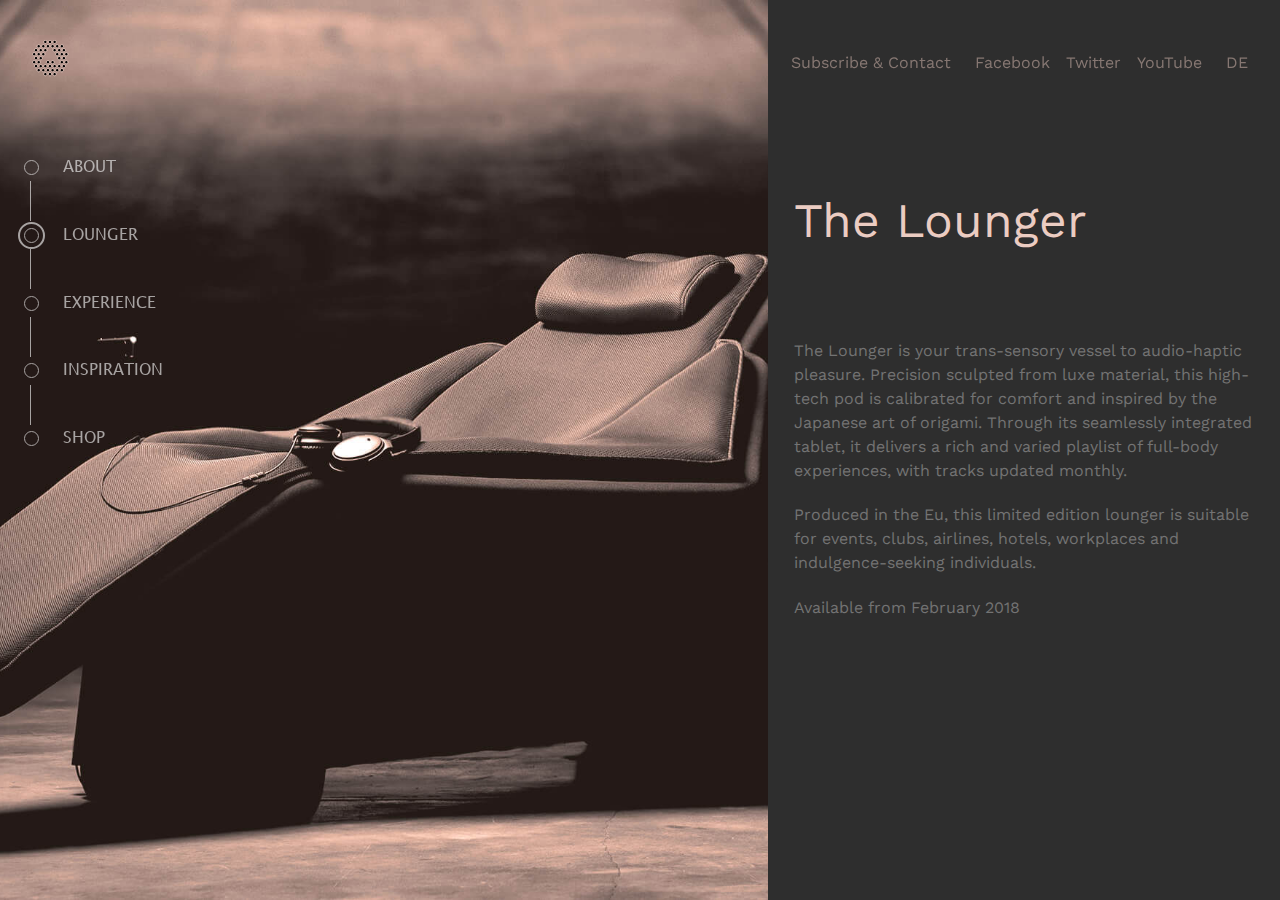
<file: pages/lounger/lounger.html>
<!DOCTYPE html>
<html lang="en">
  <head>
    <meta charset="UTF-8" />
    <meta
      name="viewport"
      content="width=device-width, initial-scale=1.0" />
    <link
      rel="stylesheet"
      href="./styles.css" />
    <title>Lounger</title>
  </head>
  <body>
    <div class="wrapper">
      <header>
        <a href="./index.html">
          <svg>
            <g
              stroke="none"
              stroke-width="1"
              fill=""
              fill-rule="evenodd">
              <g stroke="#EBCCC2">
                <g>
                  <g>
                    <path
                      d="M7.08082564,10.1882414 C7.08082564,9.272766 7.82148783,8.52824621 8.73185047,8.52824621 C9.64221312,8.52824621 10.3826906,9.272766 10.3826906,10.1882414 C10.3826906,11.1033455 9.64221312,11.8478653 8.73185047,11.8478653 C7.82148783,11.8478653 7.08082564,11.1033455 7.08082564,10.1882414 Z M15.012097,10.1882414 C15.012097,11.1033455 14.2714349,11.8478653 13.3610722,11.8478653 C12.4505249,11.8478653 11.7098627,11.1033455 11.7098627,10.1882414 C11.7098627,9.272766 12.4505249,8.52824621 13.3610722,8.52824621 C14.2714349,8.52824621 15.012097,9.272766 15.012097,10.1882414 Z M24.2705959,10.1882414 C24.2705959,11.1033455 23.5297491,11.8478653 22.6195711,11.8478653 C21.7092085,11.8478653 20.9687309,11.1033455 20.9687309,10.1882414 C20.9687309,9.272766 21.7092085,8.52824621 22.6195711,8.52824621 C23.5297491,8.52824621 24.2705959,9.272766 24.2705959,10.1882414 Z M25.5978234,10.1882414 C25.5978234,9.272766 26.3386703,8.52824621 27.2488482,8.52824621 C28.1592109,8.52824621 28.8996884,9.272766 28.8996884,10.1882414 C28.8996884,11.1033455 28.1592109,11.8478653 27.2488482,11.8478653 C26.3386703,11.8478653 25.5978234,11.1033455 25.5978234,10.1882414 Z M30.2272483,10.1882414 C30.2272483,9.272766 30.9677258,8.52824621 31.8779038,8.52824621 C32.7882664,8.52824621 33.5291133,9.272766 33.5291133,10.1882414 C33.5291133,11.1033455 32.7882664,11.8478653 31.8779038,11.8478653 C30.9677258,11.8478653 30.2272483,11.1033455 30.2272483,10.1882414 Z M33.5290948,18.175671 C33.5290948,19.0907751 32.788248,19.8352949 31.87807,19.8352949 C30.9677073,19.8352949 30.2272298,19.0907751 30.2272298,18.175671 C30.2272298,17.2605669 30.9677073,16.5160471 31.87807,16.5160471 C32.788248,16.5160471 33.5290948,17.2605669 33.5290948,18.175671 Z M6.70321904,7.88069403 C5.79267173,7.88069403 5.05182489,7.13635985 5.05182489,6.22144135 C5.05182489,5.305966 5.79267173,4.56126058 6.70321904,4.56126058 C7.61358168,4.56126058 8.35424386,5.305966 8.35424386,6.22144135 C8.35424386,7.13635985 7.61358168,7.88069403 6.70321904,7.88069403 Z M4.03146163,11.8479395 C3.12109899,11.8479395 2.38043681,11.1032341 2.38043681,10.1883156 C2.38043681,9.27284025 3.12109899,8.52813483 4.03146163,8.52813483 C4.94163962,8.52813483 5.68211715,9.27284025 5.68211715,10.1883156 C5.68211715,11.1032341 4.94163962,11.8479395 4.03146163,11.8479395 Z M2.38036294,18.175671 C2.38036294,17.2605669 3.12102513,16.5160471 4.03138777,16.5160471 C4.94175042,16.5160471 5.68222794,17.2605669 5.68222794,18.175671 C5.68222794,19.0907751 4.94175042,19.8352949 4.03138777,19.8352949 C3.12102513,19.8352949 2.38036294,19.0907751 2.38036294,18.175671 Z M11.3326439,7.88069403 C10.4217273,7.88069403 9.68088045,7.13635985 9.68088045,6.22144135 C9.68088045,5.305966 10.4217273,4.56126058 11.3326439,4.56126058 C12.2430065,4.56126058 12.9836687,5.305966 12.9836687,6.22144135 C12.9836687,7.13635985 12.2430065,7.88069403 11.3326439,7.88069403 Z M14.3102499,6.22134854 C14.3102499,5.30587319 15.0512814,4.56135339 15.9620134,4.56135339 C16.872376,4.56135339 17.6128535,5.30587319 17.6128535,6.22134854 C17.6128535,7.13645266 16.872376,7.88060122 15.9620134,7.88060122 C15.0512814,7.88060122 14.3102499,7.13645266 14.3102499,6.22134854 Z M18.9393239,6.22134854 C18.9393239,5.30587319 19.6803554,4.56135339 20.5910874,4.56135339 C21.50145,4.56135339 22.2422969,5.30587319 22.2422969,6.22134854 C22.2422969,7.13645266 21.50145,7.88060122 20.5910874,7.88060122 C19.6803554,7.88060122 18.9393239,7.13645266 18.9393239,6.22134854 Z M23.5691181,6.22134854 C23.5691181,5.30587319 24.309965,4.56135339 25.2205123,4.56135339 C26.1308749,4.56135339 26.8713524,5.30587319 26.8713524,6.22134854 C26.8713524,7.13645266 26.1308749,7.88060122 25.2205123,7.88060122 C24.309965,7.88060122 23.5691181,7.13645266 23.5691181,6.22134854 Z M29.8496417,7.88069403 C28.9387251,7.88069403 28.1978782,7.13635985 28.1978782,6.22144135 C28.1978782,5.305966 28.9387251,4.56126058 29.8496417,4.56126058 C30.7600043,4.56126058 31.5006665,5.305966 31.5006665,6.22144135 C31.5006665,7.13635985 30.7600043,7.88069403 29.8496417,7.88069403 Z M10.3826722,18.175671 C10.3826722,19.0907751 9.64219465,19.8352949 8.73201666,19.8352949 C7.82146936,19.8352949 7.08080718,19.0907751 7.08080718,18.175671 C7.08080718,17.2605669 7.82146936,16.5160471 8.73201666,16.5160471 C9.64219465,16.5160471 10.3826722,17.2605669 10.3826722,18.175671 Z M27.2489221,19.8353878 C26.3385595,19.8353878 25.5978973,19.0906823 25.5978973,18.1757638 C25.5978973,17.2606597 26.3385595,16.5159543 27.2489221,16.5159543 C28.1592848,16.5159543 28.8995776,17.2606597 28.8995776,18.1757638 C28.8995776,19.0906823 28.1592848,19.8353878 27.2489221,19.8353878 Z M6.70321904,15.8688476 C5.79267173,15.8688476 5.05182489,15.1241422 5.05182489,14.2092237 C5.05182489,13.2941196 5.79267173,12.5497854 6.70321904,12.5497854 C7.61358168,12.5497854 8.35424386,13.2941196 8.35424386,14.2092237 C8.35424386,15.1241422 7.61358168,15.8688476 6.70321904,15.8688476 Z M12.9837426,14.2091494 C12.9837426,15.1242536 12.2430804,15.8687734 11.3327178,15.8687734 C10.4218012,15.8687734 9.68076965,15.1242536 9.68076965,14.2091494 C9.68076965,13.2940453 10.4218012,12.5498968 11.3327178,12.5498968 C12.2430804,12.5498968 12.9837426,13.2940453 12.9837426,14.2091494 Z M26.8713155,14.2091494 C26.8713155,15.1242536 26.130838,15.8687734 25.22066,15.8687734 C24.309928,15.8687734 23.5690812,15.1242536 23.5690812,14.2091494 C23.5690812,13.2940453 24.309928,12.5498968 25.22066,12.5498968 C26.130838,12.5498968 26.8713155,13.2940453 26.8713155,14.2091494 Z M29.8496417,15.8688476 C28.9387251,15.8688476 28.1978782,15.1241422 28.1978782,14.2092237 C28.1978782,13.2941196 28.9387251,12.5497854 29.8496417,12.5497854 C30.7600043,12.5497854 31.5006665,13.2941196 31.5006665,14.2092237 C31.5006665,15.1241422 30.7600043,15.8688476 29.8496417,15.8688476 Z M10.3826722,26.1634905 C10.3826722,27.0785946 9.64219465,27.8231144 8.73201666,27.8231144 C7.82146936,27.8231144 7.08080718,27.0785946 7.08080718,26.1634905 C7.08080718,25.2483864 7.82146936,24.5038666 8.73201666,24.5038666 C9.64219465,24.5038666 10.3826722,25.2483864 10.3826722,26.1634905 Z M13.3609984,27.8231887 C12.4506357,27.8231887 11.7099735,27.0784832 11.7099735,26.1635647 C11.7099735,25.2484606 12.4506357,24.5037552 13.3609984,24.5037552 C14.271361,24.5037552 15.0120232,25.2484606 15.0120232,26.1635647 C15.0120232,27.0784832 14.271361,27.8231887 13.3609984,27.8231887 Z M17.9904232,27.8231887 C17.0800606,27.8231887 16.3393984,27.0784832 16.3393984,26.1635647 C16.3393984,25.2484606 17.0800606,24.5037552 17.9904232,24.5037552 C18.9007859,24.5037552 19.6410787,25.2484606 19.6410787,26.1635647 C19.6410787,27.0784832 18.9007859,27.8231887 17.9904232,27.8231887 Z M22.6194972,27.8231887 C21.7091346,27.8231887 20.9688417,27.0784832 20.9688417,26.1635647 C20.9688417,25.2484606 21.7091346,24.5037552 22.6194972,24.5037552 C23.5298599,24.5037552 24.2705221,25.2484606 24.2705221,26.1635647 C24.2705221,27.0784832 23.5298599,27.8231887 22.6194972,27.8231887 Z M28.8996515,26.1634905 C28.8996515,27.0785946 28.159174,27.8231144 27.248996,27.8231144 C26.3386333,27.8231144 25.5977865,27.0785946 25.5977865,26.1634905 C25.5977865,25.2483864 26.3386333,24.5038666 27.248996,24.5038666 C28.159174,24.5038666 28.8996515,25.2483864 28.8996515,26.1634905 Z M31.8779961,24.5037738 C32.7883588,24.5037738 33.529021,25.2484792 33.529021,26.1633977 C33.529021,27.0785018 32.7883588,27.8232072 31.8779961,27.8232072 C30.9676335,27.8232072 30.2273406,27.0785018 30.2273406,26.1633977 C30.2273406,25.2484792 30.9676335,24.5037738 31.8779961,24.5037738 Z M6.70321904,23.8562958 C5.79267173,23.8562958 5.05182489,23.1119617 5.05182489,22.1970432 C5.05182489,21.2815678 5.79267173,20.5368624 6.70321904,20.5368624 C7.61358168,20.5368624 8.35424386,21.2815678 8.35424386,22.1970432 C8.35424386,23.1119617 7.61358168,23.8562958 6.70321904,23.8562958 Z M2.16505202,15.8688476 C1.25487404,15.8688476 0.514396509,15.1241422 0.514396509,14.2092237 C0.514396509,13.2941196 1.25487404,12.5497854 2.16505202,12.5497854 C3.07541467,12.5497854 3.81607685,13.2941196 3.81607685,14.2092237 C3.81607685,15.1241422 3.07541467,15.8688476 2.16505202,15.8688476 Z M3.81615071,22.1969504 C3.81615071,23.1120545 3.07548853,23.856203 2.16512588,23.856203 C1.25476324,23.856203 0.514285714,23.1120545 0.514285714,22.1969504 C0.514285714,21.281475 1.25476324,20.5369552 2.16512588,20.5369552 C3.07548853,20.5369552 3.81615071,21.281475 3.81615071,22.1969504 Z M5.68219101,26.1634905 C5.68219101,27.0785946 4.94171348,27.8231144 4.0315355,27.8231144 C3.1209882,27.8231144 2.38032601,27.0785946 2.38032601,26.1634905 C2.38032601,25.2483864 3.1209882,24.5038666 4.0315355,24.5038666 C4.94171348,24.5038666 5.68219101,25.2483864 5.68219101,26.1634905 Z M17.6128166,22.1969504 C17.6128166,23.1120545 16.8723391,23.856203 15.9621611,23.856203 C15.0512445,23.856203 14.310213,23.1120545 14.310213,22.1969504 C14.310213,21.281475 15.0512445,20.5369552 15.9621611,20.5369552 C16.8723391,20.5369552 17.6128166,21.281475 17.6128166,22.1969504 Z M22.2422415,22.1969504 C22.2422415,23.1120545 21.5013946,23.856203 20.5912167,23.856203 C19.6803,23.856203 18.9392685,23.1120545 18.9392685,22.1969504 C18.9392685,21.281475 19.6803,20.5369552 20.5912167,20.5369552 C21.5013946,20.5369552 22.2422415,21.281475 22.2422415,22.1969504 Z M29.8496417,23.8562958 C28.9387251,23.8562958 28.1978782,23.1119617 28.1978782,22.1970432 C28.1978782,21.2815678 28.9387251,20.5368624 29.8496417,20.5368624 C30.7600043,20.5368624 31.5006665,21.2815678 31.5006665,22.1970432 C31.5006665,23.1119617 30.7600043,23.8562958 29.8496417,23.8562958 Z M34.3492337,20.5368995 C35.2595963,20.5368995 35.9998892,21.2816049 35.9998892,22.1968947 C35.9998892,23.1119988 35.2595963,23.856333 34.3492337,23.856333 C33.438871,23.856333 32.6982089,23.1119988 32.6982089,22.1968947 C32.6982089,21.2816049 33.438871,20.5368995 34.3492337,20.5368995 Z M13.3609984,3.58061422 C12.4506357,3.58061422 11.7099735,2.8359088 11.7099735,1.9209903 C11.7099735,1.00588619 12.4506357,0.261552007 13.3609984,0.261552007 C14.271361,0.261552007 15.0120232,1.00588619 15.0120232,1.9209903 C15.0120232,2.8359088 14.271361,3.58061422 13.3609984,3.58061422 Z M32.698135,14.2091494 C32.698135,13.2940453 33.4389818,12.5498968 34.3491598,12.5498968 C35.2595225,12.5498968 36,13.2940453 36,14.2091494 C36,15.1242536 35.2595225,15.8687734 34.3491598,15.8687734 C33.4389818,15.8687734 32.698135,15.1242536 32.698135,14.2091494 Z M13.3609984,32.4915747 C14.271361,32.4915747 15.0120232,33.2362801 15.0120232,34.1511986 C15.0120232,35.0663027 14.271361,35.8110081 13.3609984,35.8110081 C12.4506357,35.8110081 11.7099735,35.0663027 11.7099735,34.1511986 C11.7099735,33.2362801 12.4506357,32.4915747 13.3609984,32.4915747 Z M17.9904232,32.4915747 C18.9007859,32.4915747 19.6410787,33.2362801 19.6410787,34.1511986 C19.6410787,35.0663027 18.9007859,35.8110081 17.9904232,35.8110081 C17.0800606,35.8110081 16.3393984,35.0663027 16.3393984,34.1511986 C16.3393984,33.2362801 17.0800606,32.4915747 17.9904232,32.4915747 Z M22.6194972,32.4915747 C23.5298599,32.4915747 24.2705221,33.2362801 24.2705221,34.1511986 C24.2705221,35.0663027 23.5298599,35.8110081 22.6194972,35.8110081 C21.7091346,35.8110081 20.9688417,35.0663027 20.9688417,34.1511986 C20.9688417,33.2362801 21.7091346,32.4915747 22.6194972,32.4915747 Z M17.9904232,3.58061422 C17.0800606,3.58061422 16.3393984,2.8359088 16.3393984,1.9209903 C16.3393984,1.00588619 17.0800606,0.261552007 17.9904232,0.261552007 C18.9007859,0.261552007 19.6410787,1.00588619 19.6410787,1.9209903 C19.6410787,2.8359088 18.9007859,3.58061422 17.9904232,3.58061422 Z M22.6194972,3.58061422 C21.7091346,3.58061422 20.9688417,2.8359088 20.9688417,1.9209903 C20.9688417,1.00588619 21.7091346,0.261552007 22.6194972,0.261552007 C23.5298599,0.261552007 24.2705221,1.00588619 24.2705221,1.9209903 C24.2705221,2.8359088 23.5298599,3.58061422 22.6194972,3.58061422 Z M6.70321904,28.5247004 C7.61358168,28.5247004 8.35424386,29.2694058 8.35424386,30.1843243 C8.35424386,31.0994285 7.61358168,31.8441339 6.70321904,31.8441339 C5.79267173,31.8441339 5.05182489,31.0994285 5.05182489,30.1843243 C5.05182489,29.2694058 5.79267173,28.5247004 6.70321904,28.5247004 Z M12.9837426,30.1843986 C12.9837426,31.0995027 12.2430804,31.8440225 11.3327178,31.8440225 C10.4218012,31.8440225 9.68076965,31.0995027 9.68076965,30.1843986 C9.68076965,29.2692945 10.4218012,28.5247747 11.3327178,28.5247747 C12.2430804,28.5247747 12.9837426,29.2692945 12.9837426,30.1843986 Z M17.6128166,30.1843986 C17.6128166,31.0995027 16.8723391,31.8440225 15.9621611,31.8440225 C15.0512445,31.8440225 14.310213,31.0995027 14.310213,30.1843986 C14.310213,29.2692945 15.0512445,28.5247747 15.9621611,28.5247747 C16.8723391,28.5247747 17.6128166,29.2692945 17.6128166,30.1843986 Z M22.2422415,30.1843986 C22.2422415,31.0995027 21.5013946,31.8440225 20.5912167,31.8440225 C19.6803,31.8440225 18.9392685,31.0995027 18.9392685,30.1843986 C18.9392685,29.2692945 19.6803,28.5247747 20.5912167,28.5247747 C21.5013946,28.5247747 22.2422415,29.2692945 22.2422415,30.1843986 Z M25.2205677,28.5247004 C26.1309303,28.5247004 26.8712232,29.2694058 26.8712232,30.1843243 C26.8712232,31.0994285 26.1309303,31.8441339 25.2205677,31.8441339 C24.3098357,31.8441339 23.5691735,31.0994285 23.5691735,30.1843243 C23.5691735,29.2694058 24.3098357,28.5247004 25.2205677,28.5247004 Z M29.8496417,28.5247004 C30.7600043,28.5247004 31.5006665,29.2694058 31.5006665,30.1843243 C31.5006665,31.0994285 30.7600043,31.8441339 29.8496417,31.8441339 C28.9387251,31.8441339 28.1978782,31.0994285 28.1978782,30.1843243 C28.1978782,29.2694058 28.9387251,28.5247004 29.8496417,28.5247004 Z"></path>
                  </g>
                </g>
              </g>
            </g>
          </svg>
        </a>
        <nav class="links-nav">
          <a href="./pages/contact/contact.html">Subscribe & Contact</a>
          <div>
            <a href="#">Facebook</a>
            <a href="#">Twitter</a>
            <a href="#">YouTube</a>
          </div>
          <a href="#">DE</a>
        </nav>
      </header>
      <main>
        <div class="grid-container-subpages">
          <div></div>
          <div>
            <h1>The Lounger</h1>
            <p>
              The Lounger is your trans-sensory vessel to audio-haptic pleasure.
              Precision sculpted from luxe material, this high-tech pod is
              calibrated for comfort and inspired by the Japanese art of
              origami. Through its seamlessly integrated tablet, it delivers a
              rich and varied playlist of full-body experiences, with tracks
              updated monthly.
            </p>
            <p>
              Produced in the Eu, this limited edition lounger is suitable for
              events, clubs, airlines, hotels, workplaces and indulgence-seeking
              individuals.
            </p>
            <p>Available from February 2018</p>
          </div>
        </div>
      </main>
      <aside class="links-aside">
        <nav>
          <div>
            <div class="circle cirlce-no-outline"></div>
            <a href="../../index.html">About</a>
          </div>
          <div class="line"></div>
          <div>
            <div class="circle"></div>
            <a href="./lounger.html">Lounger</a>
          </div>
          <div class="line"></div>
          <div>
            <div class="circle cirlce-no-outline"></div>
            <a href="../experience/experience.html">Experience</a>
          </div>
          <div class="line"></div>
          <div>
            <div class="circle cirlce-no-outline"></div>
            <a href="../inspiration/inspiration.html">Inspiration</a>
          </div>
          <div class="line"></div>
          <div>
            <div class="circle cirlce-no-outline"></div>
            <a href="../shop/shop.html">Shop</a>
          </div>
        </nav>
      </aside>
    </div>
  </body>
</html>
</file>
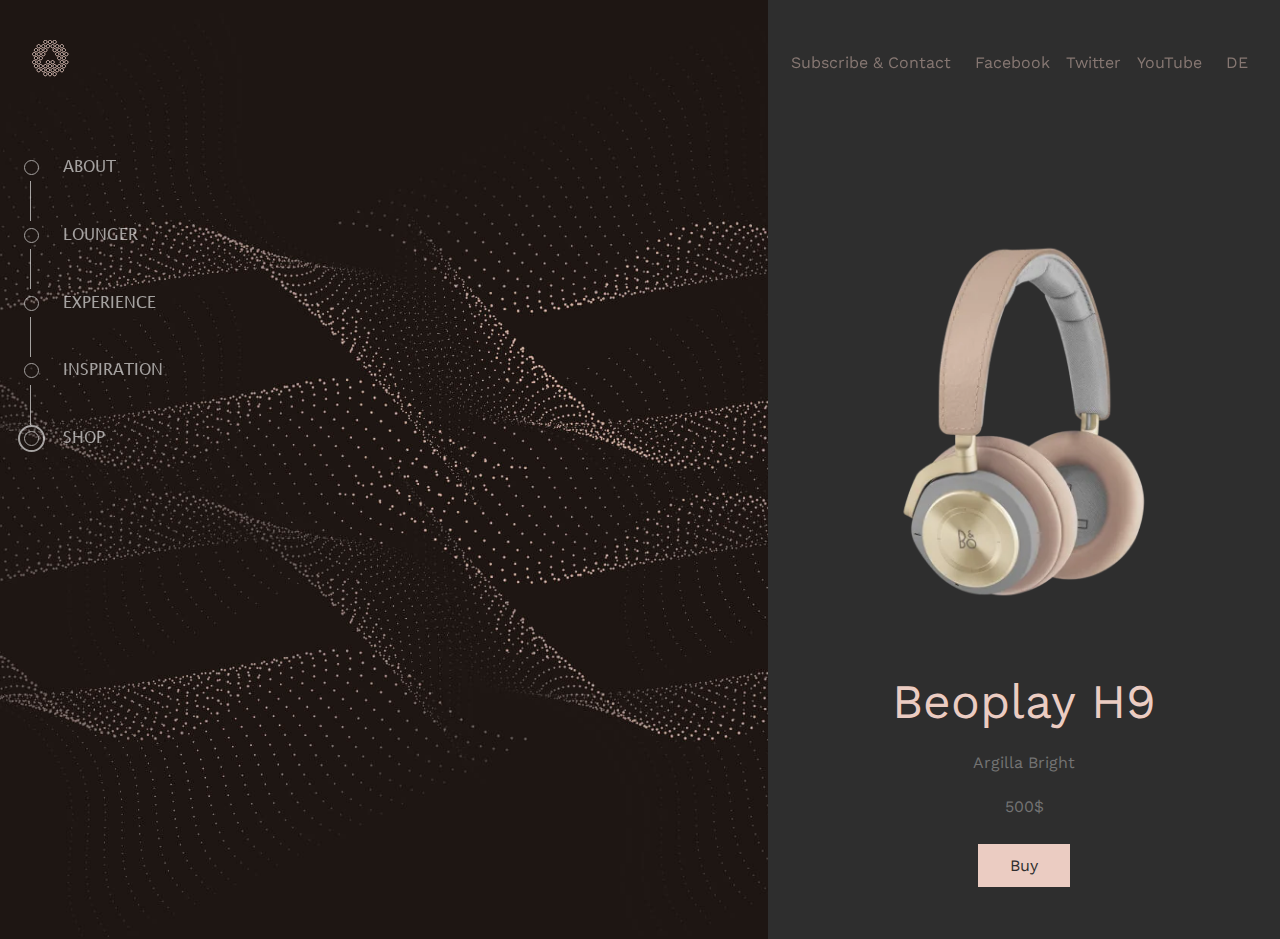
<file: pages/shop/shop.html>
<!DOCTYPE html>
<html lang="en">
  <head>
    <meta charset="UTF-8" />
    <meta
      name="viewport"
      content="width=device-width, initial-scale=1.0" />
    <link
      rel="stylesheet"
      href="./styles.css" />
    <title>Shop</title>
  </head>
  <body>
    <div class="wrapper">
      <header>
        <a href="../../index.html">
          <svg>
            <g
              stroke="none"
              stroke-width="1"
              fill=""
              fill-rule="evenodd">
              <g stroke="#EBCCC2">
                <g>
                  <g>
                    <path
                      d="M7.08082564,10.1882414 C7.08082564,9.272766 7.82148783,8.52824621 8.73185047,8.52824621 C9.64221312,8.52824621 10.3826906,9.272766 10.3826906,10.1882414 C10.3826906,11.1033455 9.64221312,11.8478653 8.73185047,11.8478653 C7.82148783,11.8478653 7.08082564,11.1033455 7.08082564,10.1882414 Z M15.012097,10.1882414 C15.012097,11.1033455 14.2714349,11.8478653 13.3610722,11.8478653 C12.4505249,11.8478653 11.7098627,11.1033455 11.7098627,10.1882414 C11.7098627,9.272766 12.4505249,8.52824621 13.3610722,8.52824621 C14.2714349,8.52824621 15.012097,9.272766 15.012097,10.1882414 Z M24.2705959,10.1882414 C24.2705959,11.1033455 23.5297491,11.8478653 22.6195711,11.8478653 C21.7092085,11.8478653 20.9687309,11.1033455 20.9687309,10.1882414 C20.9687309,9.272766 21.7092085,8.52824621 22.6195711,8.52824621 C23.5297491,8.52824621 24.2705959,9.272766 24.2705959,10.1882414 Z M25.5978234,10.1882414 C25.5978234,9.272766 26.3386703,8.52824621 27.2488482,8.52824621 C28.1592109,8.52824621 28.8996884,9.272766 28.8996884,10.1882414 C28.8996884,11.1033455 28.1592109,11.8478653 27.2488482,11.8478653 C26.3386703,11.8478653 25.5978234,11.1033455 25.5978234,10.1882414 Z M30.2272483,10.1882414 C30.2272483,9.272766 30.9677258,8.52824621 31.8779038,8.52824621 C32.7882664,8.52824621 33.5291133,9.272766 33.5291133,10.1882414 C33.5291133,11.1033455 32.7882664,11.8478653 31.8779038,11.8478653 C30.9677258,11.8478653 30.2272483,11.1033455 30.2272483,10.1882414 Z M33.5290948,18.175671 C33.5290948,19.0907751 32.788248,19.8352949 31.87807,19.8352949 C30.9677073,19.8352949 30.2272298,19.0907751 30.2272298,18.175671 C30.2272298,17.2605669 30.9677073,16.5160471 31.87807,16.5160471 C32.788248,16.5160471 33.5290948,17.2605669 33.5290948,18.175671 Z M6.70321904,7.88069403 C5.79267173,7.88069403 5.05182489,7.13635985 5.05182489,6.22144135 C5.05182489,5.305966 5.79267173,4.56126058 6.70321904,4.56126058 C7.61358168,4.56126058 8.35424386,5.305966 8.35424386,6.22144135 C8.35424386,7.13635985 7.61358168,7.88069403 6.70321904,7.88069403 Z M4.03146163,11.8479395 C3.12109899,11.8479395 2.38043681,11.1032341 2.38043681,10.1883156 C2.38043681,9.27284025 3.12109899,8.52813483 4.03146163,8.52813483 C4.94163962,8.52813483 5.68211715,9.27284025 5.68211715,10.1883156 C5.68211715,11.1032341 4.94163962,11.8479395 4.03146163,11.8479395 Z M2.38036294,18.175671 C2.38036294,17.2605669 3.12102513,16.5160471 4.03138777,16.5160471 C4.94175042,16.5160471 5.68222794,17.2605669 5.68222794,18.175671 C5.68222794,19.0907751 4.94175042,19.8352949 4.03138777,19.8352949 C3.12102513,19.8352949 2.38036294,19.0907751 2.38036294,18.175671 Z M11.3326439,7.88069403 C10.4217273,7.88069403 9.68088045,7.13635985 9.68088045,6.22144135 C9.68088045,5.305966 10.4217273,4.56126058 11.3326439,4.56126058 C12.2430065,4.56126058 12.9836687,5.305966 12.9836687,6.22144135 C12.9836687,7.13635985 12.2430065,7.88069403 11.3326439,7.88069403 Z M14.3102499,6.22134854 C14.3102499,5.30587319 15.0512814,4.56135339 15.9620134,4.56135339 C16.872376,4.56135339 17.6128535,5.30587319 17.6128535,6.22134854 C17.6128535,7.13645266 16.872376,7.88060122 15.9620134,7.88060122 C15.0512814,7.88060122 14.3102499,7.13645266 14.3102499,6.22134854 Z M18.9393239,6.22134854 C18.9393239,5.30587319 19.6803554,4.56135339 20.5910874,4.56135339 C21.50145,4.56135339 22.2422969,5.30587319 22.2422969,6.22134854 C22.2422969,7.13645266 21.50145,7.88060122 20.5910874,7.88060122 C19.6803554,7.88060122 18.9393239,7.13645266 18.9393239,6.22134854 Z M23.5691181,6.22134854 C23.5691181,5.30587319 24.309965,4.56135339 25.2205123,4.56135339 C26.1308749,4.56135339 26.8713524,5.30587319 26.8713524,6.22134854 C26.8713524,7.13645266 26.1308749,7.88060122 25.2205123,7.88060122 C24.309965,7.88060122 23.5691181,7.13645266 23.5691181,6.22134854 Z M29.8496417,7.88069403 C28.9387251,7.88069403 28.1978782,7.13635985 28.1978782,6.22144135 C28.1978782,5.305966 28.9387251,4.56126058 29.8496417,4.56126058 C30.7600043,4.56126058 31.5006665,5.305966 31.5006665,6.22144135 C31.5006665,7.13635985 30.7600043,7.88069403 29.8496417,7.88069403 Z M10.3826722,18.175671 C10.3826722,19.0907751 9.64219465,19.8352949 8.73201666,19.8352949 C7.82146936,19.8352949 7.08080718,19.0907751 7.08080718,18.175671 C7.08080718,17.2605669 7.82146936,16.5160471 8.73201666,16.5160471 C9.64219465,16.5160471 10.3826722,17.2605669 10.3826722,18.175671 Z M27.2489221,19.8353878 C26.3385595,19.8353878 25.5978973,19.0906823 25.5978973,18.1757638 C25.5978973,17.2606597 26.3385595,16.5159543 27.2489221,16.5159543 C28.1592848,16.5159543 28.8995776,17.2606597 28.8995776,18.1757638 C28.8995776,19.0906823 28.1592848,19.8353878 27.2489221,19.8353878 Z M6.70321904,15.8688476 C5.79267173,15.8688476 5.05182489,15.1241422 5.05182489,14.2092237 C5.05182489,13.2941196 5.79267173,12.5497854 6.70321904,12.5497854 C7.61358168,12.5497854 8.35424386,13.2941196 8.35424386,14.2092237 C8.35424386,15.1241422 7.61358168,15.8688476 6.70321904,15.8688476 Z M12.9837426,14.2091494 C12.9837426,15.1242536 12.2430804,15.8687734 11.3327178,15.8687734 C10.4218012,15.8687734 9.68076965,15.1242536 9.68076965,14.2091494 C9.68076965,13.2940453 10.4218012,12.5498968 11.3327178,12.5498968 C12.2430804,12.5498968 12.9837426,13.2940453 12.9837426,14.2091494 Z M26.8713155,14.2091494 C26.8713155,15.1242536 26.130838,15.8687734 25.22066,15.8687734 C24.309928,15.8687734 23.5690812,15.1242536 23.5690812,14.2091494 C23.5690812,13.2940453 24.309928,12.5498968 25.22066,12.5498968 C26.130838,12.5498968 26.8713155,13.2940453 26.8713155,14.2091494 Z M29.8496417,15.8688476 C28.9387251,15.8688476 28.1978782,15.1241422 28.1978782,14.2092237 C28.1978782,13.2941196 28.9387251,12.5497854 29.8496417,12.5497854 C30.7600043,12.5497854 31.5006665,13.2941196 31.5006665,14.2092237 C31.5006665,15.1241422 30.7600043,15.8688476 29.8496417,15.8688476 Z M10.3826722,26.1634905 C10.3826722,27.0785946 9.64219465,27.8231144 8.73201666,27.8231144 C7.82146936,27.8231144 7.08080718,27.0785946 7.08080718,26.1634905 C7.08080718,25.2483864 7.82146936,24.5038666 8.73201666,24.5038666 C9.64219465,24.5038666 10.3826722,25.2483864 10.3826722,26.1634905 Z M13.3609984,27.8231887 C12.4506357,27.8231887 11.7099735,27.0784832 11.7099735,26.1635647 C11.7099735,25.2484606 12.4506357,24.5037552 13.3609984,24.5037552 C14.271361,24.5037552 15.0120232,25.2484606 15.0120232,26.1635647 C15.0120232,27.0784832 14.271361,27.8231887 13.3609984,27.8231887 Z M17.9904232,27.8231887 C17.0800606,27.8231887 16.3393984,27.0784832 16.3393984,26.1635647 C16.3393984,25.2484606 17.0800606,24.5037552 17.9904232,24.5037552 C18.9007859,24.5037552 19.6410787,25.2484606 19.6410787,26.1635647 C19.6410787,27.0784832 18.9007859,27.8231887 17.9904232,27.8231887 Z M22.6194972,27.8231887 C21.7091346,27.8231887 20.9688417,27.0784832 20.9688417,26.1635647 C20.9688417,25.2484606 21.7091346,24.5037552 22.6194972,24.5037552 C23.5298599,24.5037552 24.2705221,25.2484606 24.2705221,26.1635647 C24.2705221,27.0784832 23.5298599,27.8231887 22.6194972,27.8231887 Z M28.8996515,26.1634905 C28.8996515,27.0785946 28.159174,27.8231144 27.248996,27.8231144 C26.3386333,27.8231144 25.5977865,27.0785946 25.5977865,26.1634905 C25.5977865,25.2483864 26.3386333,24.5038666 27.248996,24.5038666 C28.159174,24.5038666 28.8996515,25.2483864 28.8996515,26.1634905 Z M31.8779961,24.5037738 C32.7883588,24.5037738 33.529021,25.2484792 33.529021,26.1633977 C33.529021,27.0785018 32.7883588,27.8232072 31.8779961,27.8232072 C30.9676335,27.8232072 30.2273406,27.0785018 30.2273406,26.1633977 C30.2273406,25.2484792 30.9676335,24.5037738 31.8779961,24.5037738 Z M6.70321904,23.8562958 C5.79267173,23.8562958 5.05182489,23.1119617 5.05182489,22.1970432 C5.05182489,21.2815678 5.79267173,20.5368624 6.70321904,20.5368624 C7.61358168,20.5368624 8.35424386,21.2815678 8.35424386,22.1970432 C8.35424386,23.1119617 7.61358168,23.8562958 6.70321904,23.8562958 Z M2.16505202,15.8688476 C1.25487404,15.8688476 0.514396509,15.1241422 0.514396509,14.2092237 C0.514396509,13.2941196 1.25487404,12.5497854 2.16505202,12.5497854 C3.07541467,12.5497854 3.81607685,13.2941196 3.81607685,14.2092237 C3.81607685,15.1241422 3.07541467,15.8688476 2.16505202,15.8688476 Z M3.81615071,22.1969504 C3.81615071,23.1120545 3.07548853,23.856203 2.16512588,23.856203 C1.25476324,23.856203 0.514285714,23.1120545 0.514285714,22.1969504 C0.514285714,21.281475 1.25476324,20.5369552 2.16512588,20.5369552 C3.07548853,20.5369552 3.81615071,21.281475 3.81615071,22.1969504 Z M5.68219101,26.1634905 C5.68219101,27.0785946 4.94171348,27.8231144 4.0315355,27.8231144 C3.1209882,27.8231144 2.38032601,27.0785946 2.38032601,26.1634905 C2.38032601,25.2483864 3.1209882,24.5038666 4.0315355,24.5038666 C4.94171348,24.5038666 5.68219101,25.2483864 5.68219101,26.1634905 Z M17.6128166,22.1969504 C17.6128166,23.1120545 16.8723391,23.856203 15.9621611,23.856203 C15.0512445,23.856203 14.310213,23.1120545 14.310213,22.1969504 C14.310213,21.281475 15.0512445,20.5369552 15.9621611,20.5369552 C16.8723391,20.5369552 17.6128166,21.281475 17.6128166,22.1969504 Z M22.2422415,22.1969504 C22.2422415,23.1120545 21.5013946,23.856203 20.5912167,23.856203 C19.6803,23.856203 18.9392685,23.1120545 18.9392685,22.1969504 C18.9392685,21.281475 19.6803,20.5369552 20.5912167,20.5369552 C21.5013946,20.5369552 22.2422415,21.281475 22.2422415,22.1969504 Z M29.8496417,23.8562958 C28.9387251,23.8562958 28.1978782,23.1119617 28.1978782,22.1970432 C28.1978782,21.2815678 28.9387251,20.5368624 29.8496417,20.5368624 C30.7600043,20.5368624 31.5006665,21.2815678 31.5006665,22.1970432 C31.5006665,23.1119617 30.7600043,23.8562958 29.8496417,23.8562958 Z M34.3492337,20.5368995 C35.2595963,20.5368995 35.9998892,21.2816049 35.9998892,22.1968947 C35.9998892,23.1119988 35.2595963,23.856333 34.3492337,23.856333 C33.438871,23.856333 32.6982089,23.1119988 32.6982089,22.1968947 C32.6982089,21.2816049 33.438871,20.5368995 34.3492337,20.5368995 Z M13.3609984,3.58061422 C12.4506357,3.58061422 11.7099735,2.8359088 11.7099735,1.9209903 C11.7099735,1.00588619 12.4506357,0.261552007 13.3609984,0.261552007 C14.271361,0.261552007 15.0120232,1.00588619 15.0120232,1.9209903 C15.0120232,2.8359088 14.271361,3.58061422 13.3609984,3.58061422 Z M32.698135,14.2091494 C32.698135,13.2940453 33.4389818,12.5498968 34.3491598,12.5498968 C35.2595225,12.5498968 36,13.2940453 36,14.2091494 C36,15.1242536 35.2595225,15.8687734 34.3491598,15.8687734 C33.4389818,15.8687734 32.698135,15.1242536 32.698135,14.2091494 Z M13.3609984,32.4915747 C14.271361,32.4915747 15.0120232,33.2362801 15.0120232,34.1511986 C15.0120232,35.0663027 14.271361,35.8110081 13.3609984,35.8110081 C12.4506357,35.8110081 11.7099735,35.0663027 11.7099735,34.1511986 C11.7099735,33.2362801 12.4506357,32.4915747 13.3609984,32.4915747 Z M17.9904232,32.4915747 C18.9007859,32.4915747 19.6410787,33.2362801 19.6410787,34.1511986 C19.6410787,35.0663027 18.9007859,35.8110081 17.9904232,35.8110081 C17.0800606,35.8110081 16.3393984,35.0663027 16.3393984,34.1511986 C16.3393984,33.2362801 17.0800606,32.4915747 17.9904232,32.4915747 Z M22.6194972,32.4915747 C23.5298599,32.4915747 24.2705221,33.2362801 24.2705221,34.1511986 C24.2705221,35.0663027 23.5298599,35.8110081 22.6194972,35.8110081 C21.7091346,35.8110081 20.9688417,35.0663027 20.9688417,34.1511986 C20.9688417,33.2362801 21.7091346,32.4915747 22.6194972,32.4915747 Z M17.9904232,3.58061422 C17.0800606,3.58061422 16.3393984,2.8359088 16.3393984,1.9209903 C16.3393984,1.00588619 17.0800606,0.261552007 17.9904232,0.261552007 C18.9007859,0.261552007 19.6410787,1.00588619 19.6410787,1.9209903 C19.6410787,2.8359088 18.9007859,3.58061422 17.9904232,3.58061422 Z M22.6194972,3.58061422 C21.7091346,3.58061422 20.9688417,2.8359088 20.9688417,1.9209903 C20.9688417,1.00588619 21.7091346,0.261552007 22.6194972,0.261552007 C23.5298599,0.261552007 24.2705221,1.00588619 24.2705221,1.9209903 C24.2705221,2.8359088 23.5298599,3.58061422 22.6194972,3.58061422 Z M6.70321904,28.5247004 C7.61358168,28.5247004 8.35424386,29.2694058 8.35424386,30.1843243 C8.35424386,31.0994285 7.61358168,31.8441339 6.70321904,31.8441339 C5.79267173,31.8441339 5.05182489,31.0994285 5.05182489,30.1843243 C5.05182489,29.2694058 5.79267173,28.5247004 6.70321904,28.5247004 Z M12.9837426,30.1843986 C12.9837426,31.0995027 12.2430804,31.8440225 11.3327178,31.8440225 C10.4218012,31.8440225 9.68076965,31.0995027 9.68076965,30.1843986 C9.68076965,29.2692945 10.4218012,28.5247747 11.3327178,28.5247747 C12.2430804,28.5247747 12.9837426,29.2692945 12.9837426,30.1843986 Z M17.6128166,30.1843986 C17.6128166,31.0995027 16.8723391,31.8440225 15.9621611,31.8440225 C15.0512445,31.8440225 14.310213,31.0995027 14.310213,30.1843986 C14.310213,29.2692945 15.0512445,28.5247747 15.9621611,28.5247747 C16.8723391,28.5247747 17.6128166,29.2692945 17.6128166,30.1843986 Z M22.2422415,30.1843986 C22.2422415,31.0995027 21.5013946,31.8440225 20.5912167,31.8440225 C19.6803,31.8440225 18.9392685,31.0995027 18.9392685,30.1843986 C18.9392685,29.2692945 19.6803,28.5247747 20.5912167,28.5247747 C21.5013946,28.5247747 22.2422415,29.2692945 22.2422415,30.1843986 Z M25.2205677,28.5247004 C26.1309303,28.5247004 26.8712232,29.2694058 26.8712232,30.1843243 C26.8712232,31.0994285 26.1309303,31.8441339 25.2205677,31.8441339 C24.3098357,31.8441339 23.5691735,31.0994285 23.5691735,30.1843243 C23.5691735,29.2694058 24.3098357,28.5247004 25.2205677,28.5247004 Z M29.8496417,28.5247004 C30.7600043,28.5247004 31.5006665,29.2694058 31.5006665,30.1843243 C31.5006665,31.0994285 30.7600043,31.8441339 29.8496417,31.8441339 C28.9387251,31.8441339 28.1978782,31.0994285 28.1978782,30.1843243 C28.1978782,29.2694058 28.9387251,28.5247004 29.8496417,28.5247004 Z"></path>
                  </g>
                </g>
              </g>
            </g>
          </svg>
        </a>
        <nav class="links-nav">
          <a href="../contact/contact.html">Subscribe & Contact</a>
          <div>
            <a href="#">Facebook</a>
            <a href="#">Twitter</a>
            <a href="#">YouTube</a>
          </div>
          <a href="#">DE</a>
        </nav>
      </header>
      <main>
        <div class="grid-container-subpages">
          <div></div>
          <div>
            <img
              src="../../assets/images/h9-argilla-bright-hero-1000x1000.webp"
              alt="" />
            <h1>Beoplay H9</h1>
            <p>Argilla Bright</p>
            <p>500$</p>
            <a href="#">Buy </a>
          </div>
        </div>
      </main>
      <aside class="links-aside">
        <nav>
          <div>
            <div class="circle cirlce-no-outline"></div>
            <a href="../../index.html">About</a>
          </div>
          <div class="line"></div>
          <div>
            <div class="circle cirlce-no-outline"></div>
            <a href="../lounger/lounger.html">Lounger</a>
          </div>
          <div class="line"></div>
          <div>
            <div class="circle cirlce-no-outline"></div>
            <a href="../experience/experience.html">Experience</a>
          </div>
          <div class="line"></div>
          <div>
            <div class="circle cirlce-no-outline"></div>
            <a href="../inspiration/inspiration.html">Inspiration</a>
          </div>
          <div class="line"></div>
          <div>
            <div class="circle"></div>
            <a href="./shop.html">Shop</a>
          </div>
        </nav>
      </aside>
    </div>
  </body>
</html>
</file>
<file: styles.css>
@import url(./assets/styles/basic-styles.css);

main h1 {
  width: 20%;
  text-align: center;
  margin-block-start: 2.6rem;
  margin-block-end: 5.75rem;
  font-size: 24px;
  font-weight: 400;
  align-self: flex-start;
  text-align: left;
  margin-left: 35%;
}

main img {
  width: 93%;
}

.grid-container {
  margin-block-start: 7rem;
  margin-block-end: 6.5rem;
}
</file>
<file: pages/contact/styles.css>
@import url(../../assets/styles/basic-styles.css);

main {
  background: url(../../assets/images/section-composition4.jpg) no-repeat center;
  min-height: 100vh;
  display: flex;
  flex-direction: column;
  gap: 5rem;
  padding-block-start: 12rem;
}

form {
  border: 0.5px solid var(--clr-white);
  padding: 1rem 2rem 2rem 2rem;
  width: 40%;
  background-color: hsla(0, 0%, 18%, 0.7);
  border-radius: 5px;
  display: flex;
  flex-direction: column;
  gap: 1rem;
}

form h2 {
  text-transform: lowercase;

  text-align: center;
}

form h2::first-letter {
  text-transform: uppercase;
}

form div {
  display: flex;
  flex-direction: column;
}

form label {
  margin-bottom: 0.5rem;
  color: var(--clr-nav-links);
}

form input {
  padding: 0.5rem;
  border: none;
  border-radius: 5px;
}

form input[type='submit'] {
  background-color: var(--clr-rosa);
  padding: 1.5rem 0.5rem;
  cursor: pointer;
}
</file>
<file: pages/experience/styles.css>
@import url(../../assets/styles/basic-styles.css);
@import url(../../assets/styles/short-pages.css);

.grid-container-subpages div:nth-of-type(1) {
  background: url(../../assets/images/section-experience-1.jpg) no-repeat center;
  background-size: cover;
}
</file>
<file: pages/lounger/styles.css>
@import url(../../assets/styles/basic-styles.css);
@import url(../../assets/styles/short-pages.css);

.grid-container-subpages div:nth-of-type(1) {
  background: url(../../assets/images/section-voyager.jpg) no-repeat center;
  background-size: cover;
}
</file>
<file: pages/shop/styles.css>
@import url(../../assets/styles/basic-styles.css);
@import url(../../assets/styles/short-pages.css);

.grid-container-subpages {
  width: 100%;
}

.grid-container-subpages div:nth-of-type(1) {
  background: url(../../assets/images/section-composition4.jpg) no-repeat center;
  background-size: cover;
}

.grid-container-subpages div:nth-of-type(2) {
  text-align: center;
}

.grid-container-subpages img {
  margin-block-end: 1rem;
}

.grid-container-subpages h1 {
  margin-block-end: 1.3rem;
}

.grid-container-subpages p {
  margin-block-end: 1.3rem;
}

.grid-container-subpages p:last-of-type {
  margin-block-end: 2.3rem;
}

.grid-container-subpages a {
  color: var(--clr-background);
  background-color: var(--clr-rosa);
  padding: 0.75rem 2rem;
  cursor: pointer;
}
</file>
